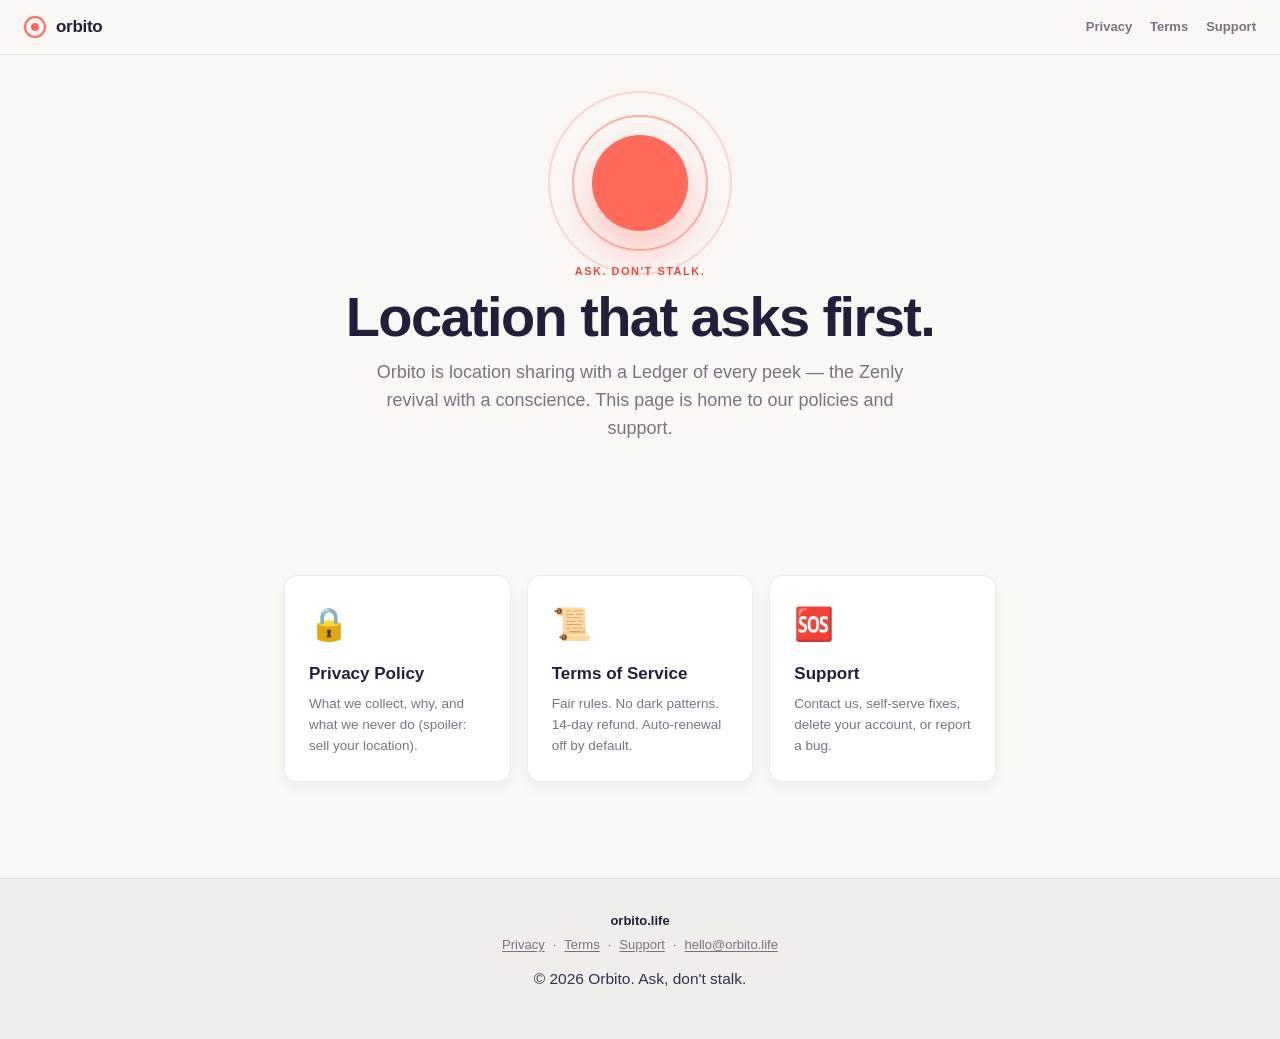
<file: index.html>
<!DOCTYPE html>
<html lang="en">
<head>
<meta charset="UTF-8">
<meta name="viewport" content="width=device-width, initial-scale=1.0">
<title>Orbito — Legal & Support</title>
<meta name="description" content="Orbito's Privacy Policy, Terms of Service, and Support Center. Location sharing that asks first.">
<meta property="og:title" content="Orbito — Legal & Support">
<meta property="og:site_name" content="Orbito">
<meta property="og:url" content="https://orbito.life">
<link rel="stylesheet" href="styles.css">
</head>
<body>
<nav class="nav">
  <a class="brand" href="/"><span class="brand-orb"></span><span class="brand-name">orbito</span></a>
  <div class="nav-links">
    <a href="/privacy">Privacy</a>
    <a href="/terms">Terms</a>
    <a href="/support">Support</a>
  </div>
</nav>

<section class="hero">
  <div class="hero-orb"></div>
  <p class="eyebrow">Ask. Don't stalk.</p>
  <h1>Location that asks first.</h1>
  <p class="hero-sub">Orbito is location sharing with a Ledger of every peek — the Zenly revival with a conscience. This page is home to our policies and support.</p>
</section>

<main>
  <div class="cards">
    <a class="card" href="/privacy">
      <div class="card-emoji">🔒</div>
      <h3>Privacy Policy</h3>
      <p>What we collect, why, and what we never do (spoiler: sell your location).</p>
    </a>
    <a class="card" href="/terms">
      <div class="card-emoji">📜</div>
      <h3>Terms of Service</h3>
      <p>Fair rules. No dark patterns. 14-day refund. Auto-renewal off by default.</p>
    </a>
    <a class="card" href="/support">
      <div class="card-emoji">🆘</div>
      <h3>Support</h3>
      <p>Contact us, self-serve fixes, delete your account, or report a bug.</p>
    </a>
  </div>
</main>

<footer>
  <span class="brand-line">orbito.life</span>
  <a href="/privacy">Privacy</a>·<a href="/terms">Terms</a>·<a href="/support">Support</a>·<a href="mailto:hello@orbito.life">hello@orbito.life</a>
  <p style="margin: 12px 0 0;">© 2026 Orbito. Ask, don't stalk.</p>
</footer>
</body>
</html>
</file>
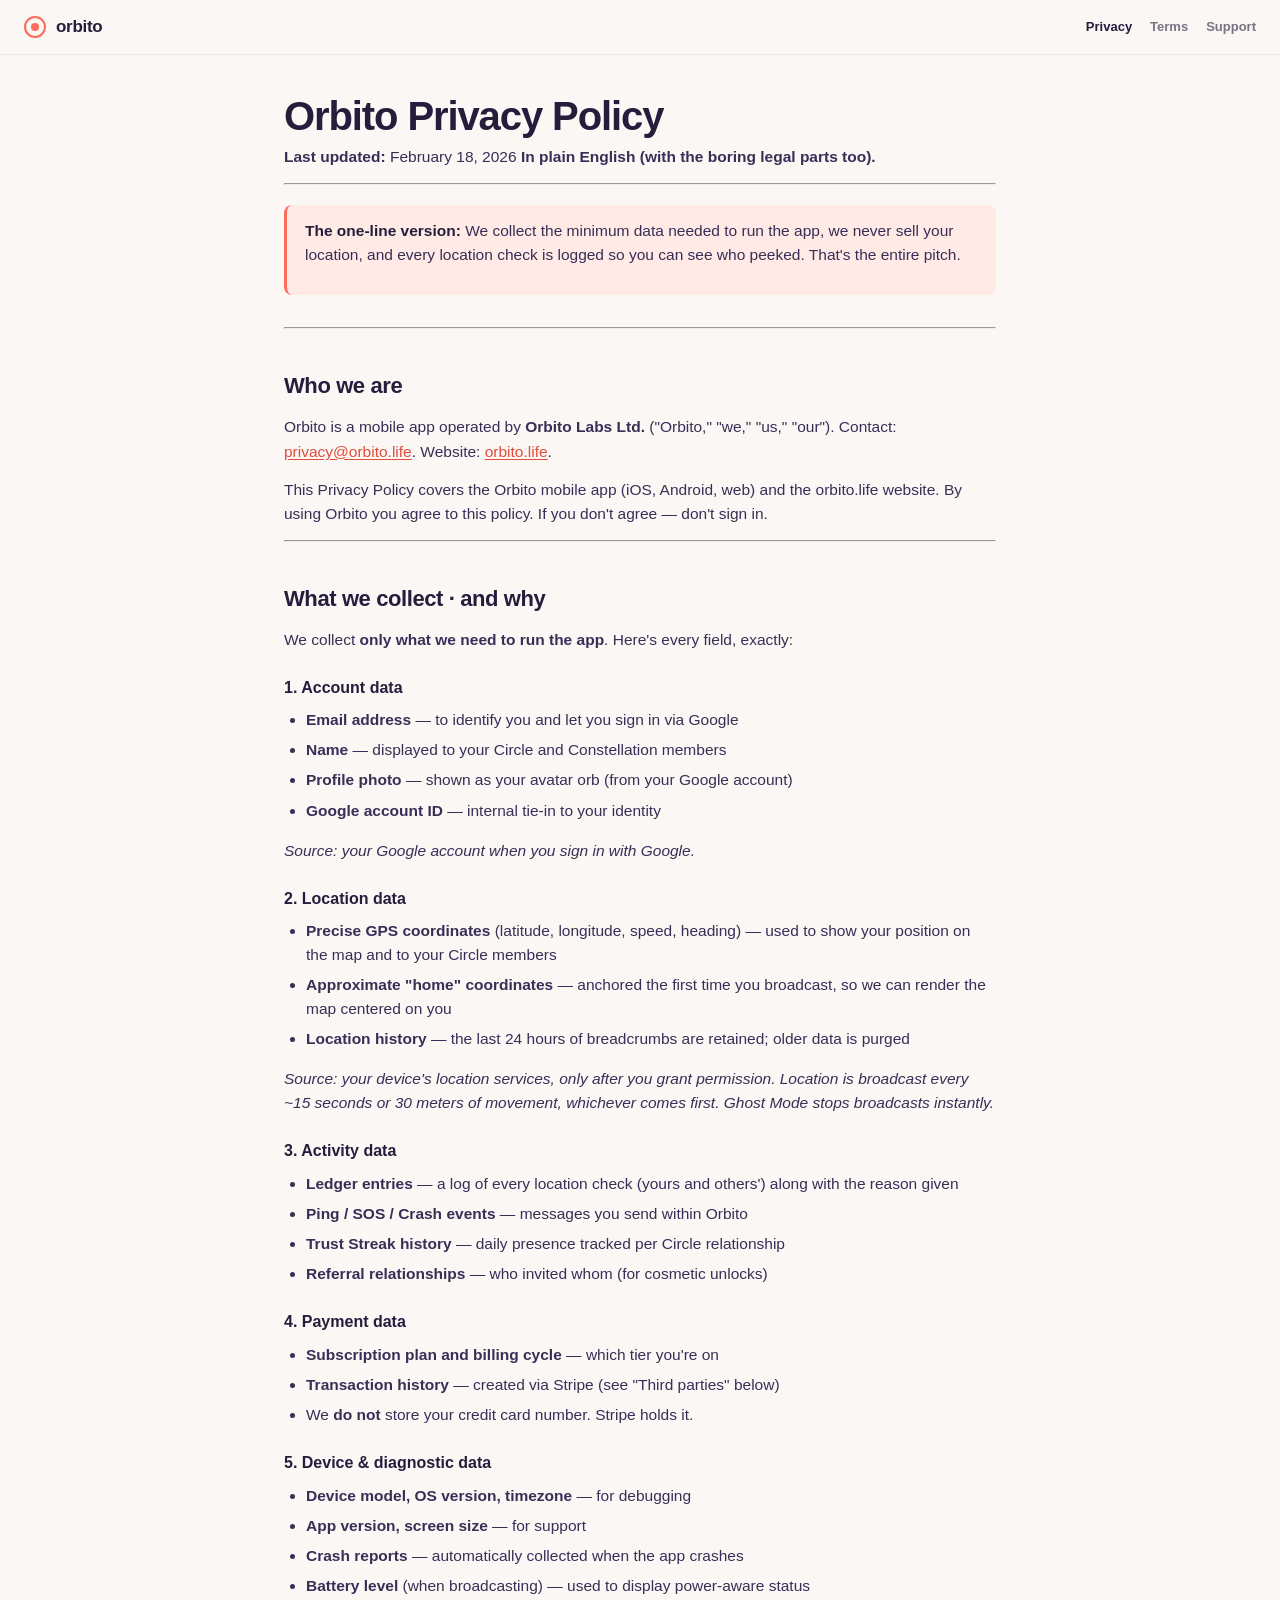
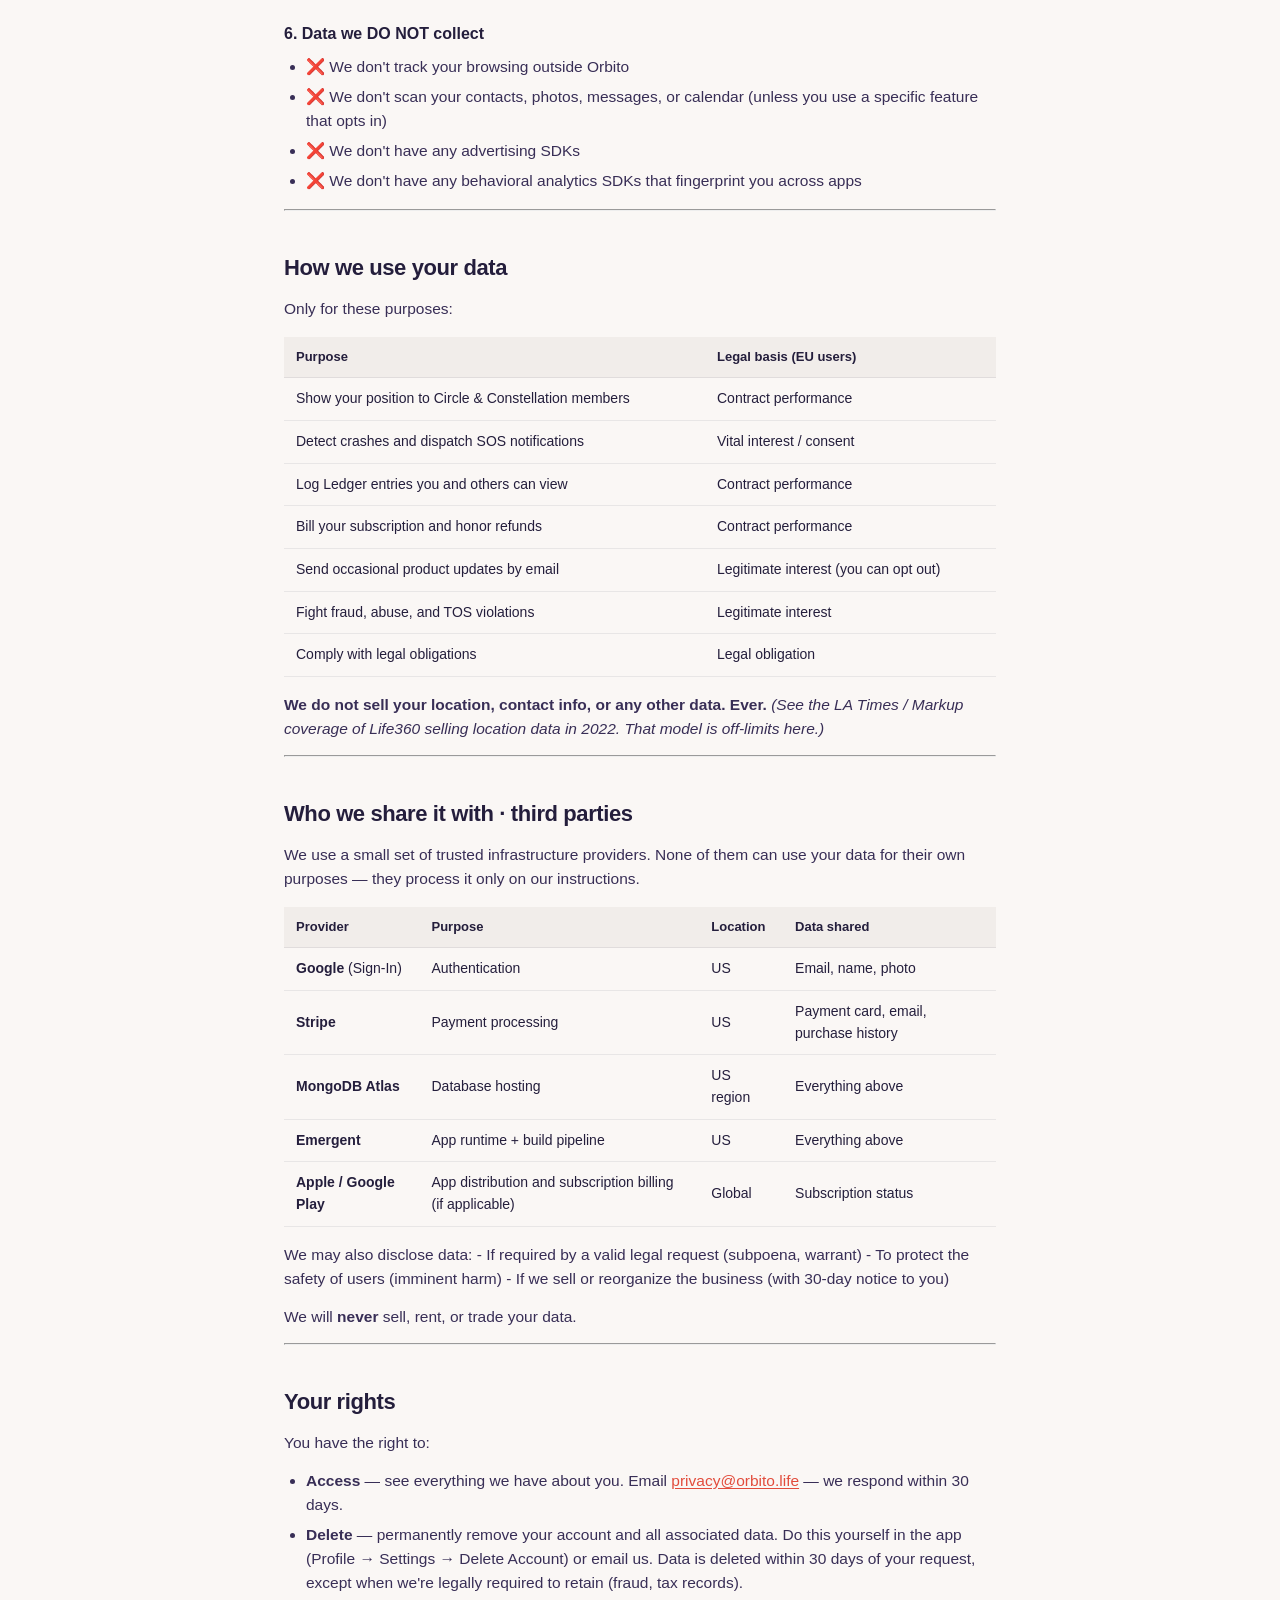
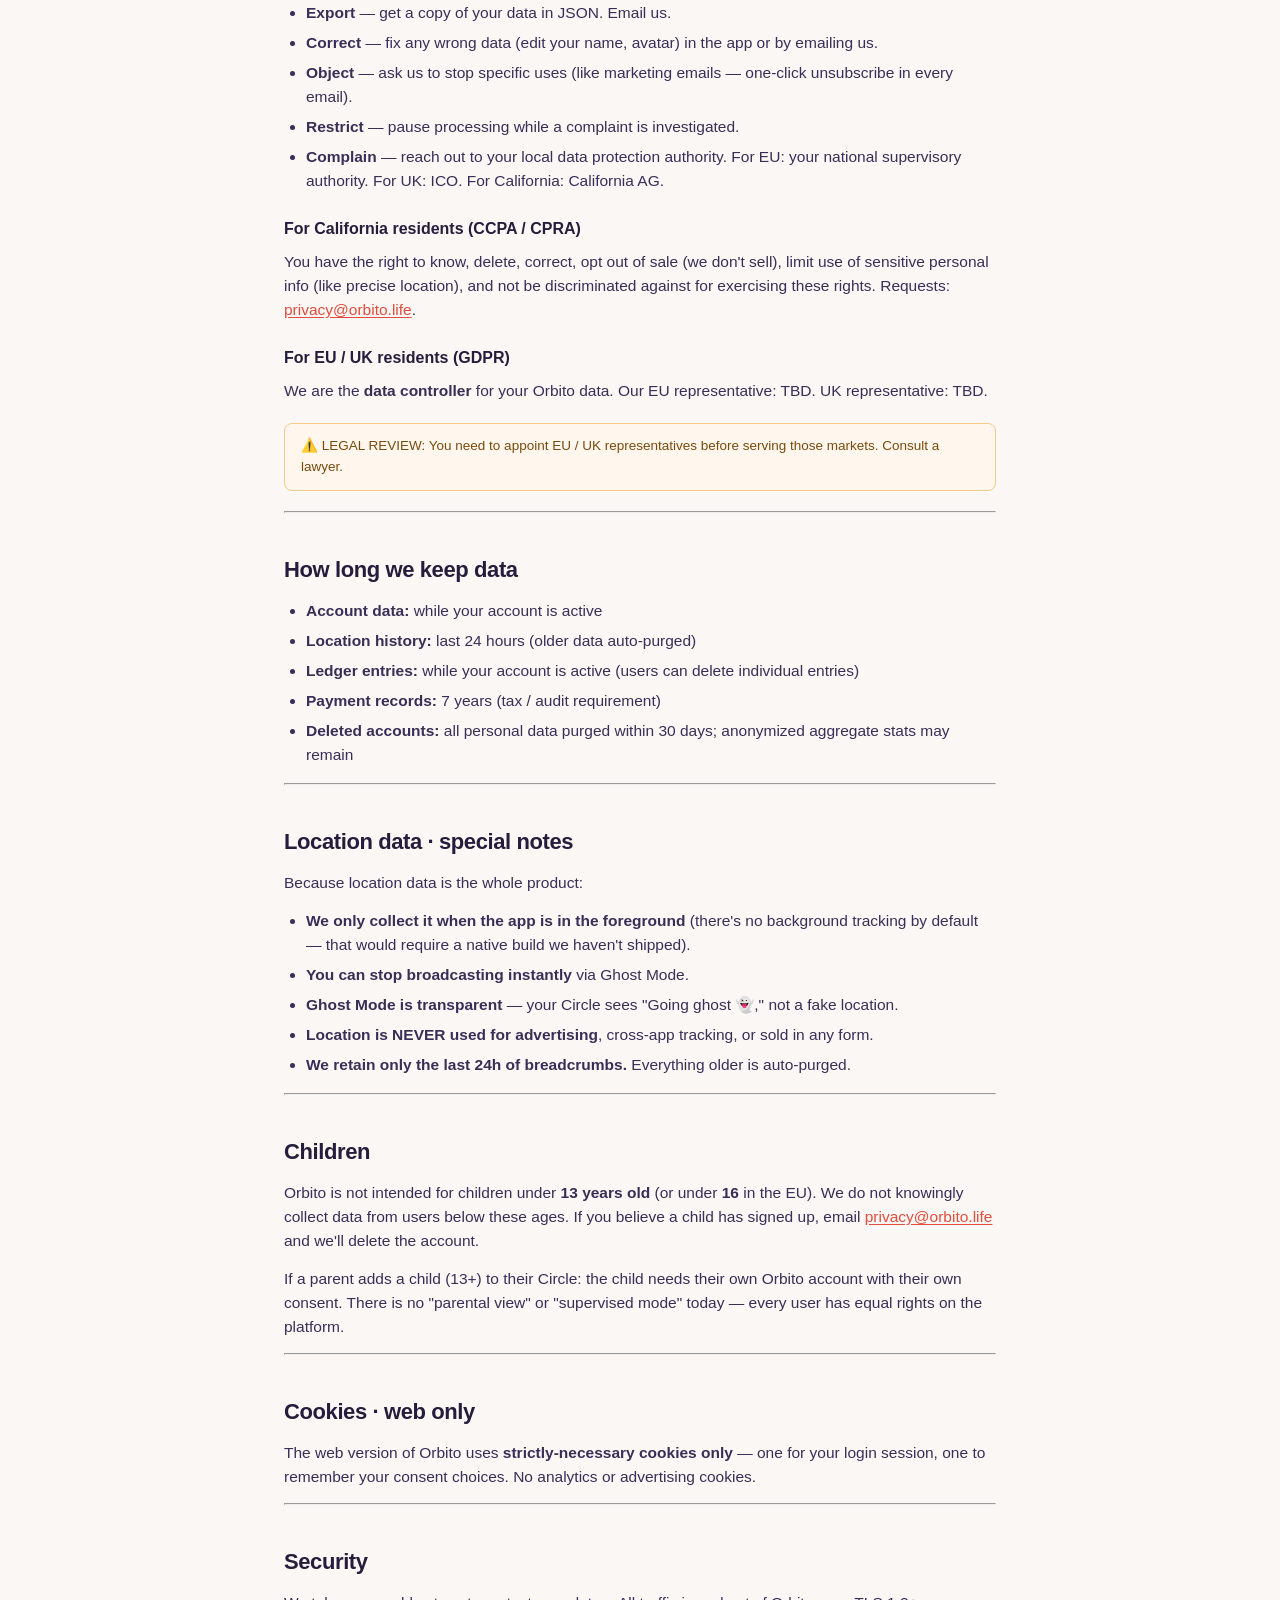
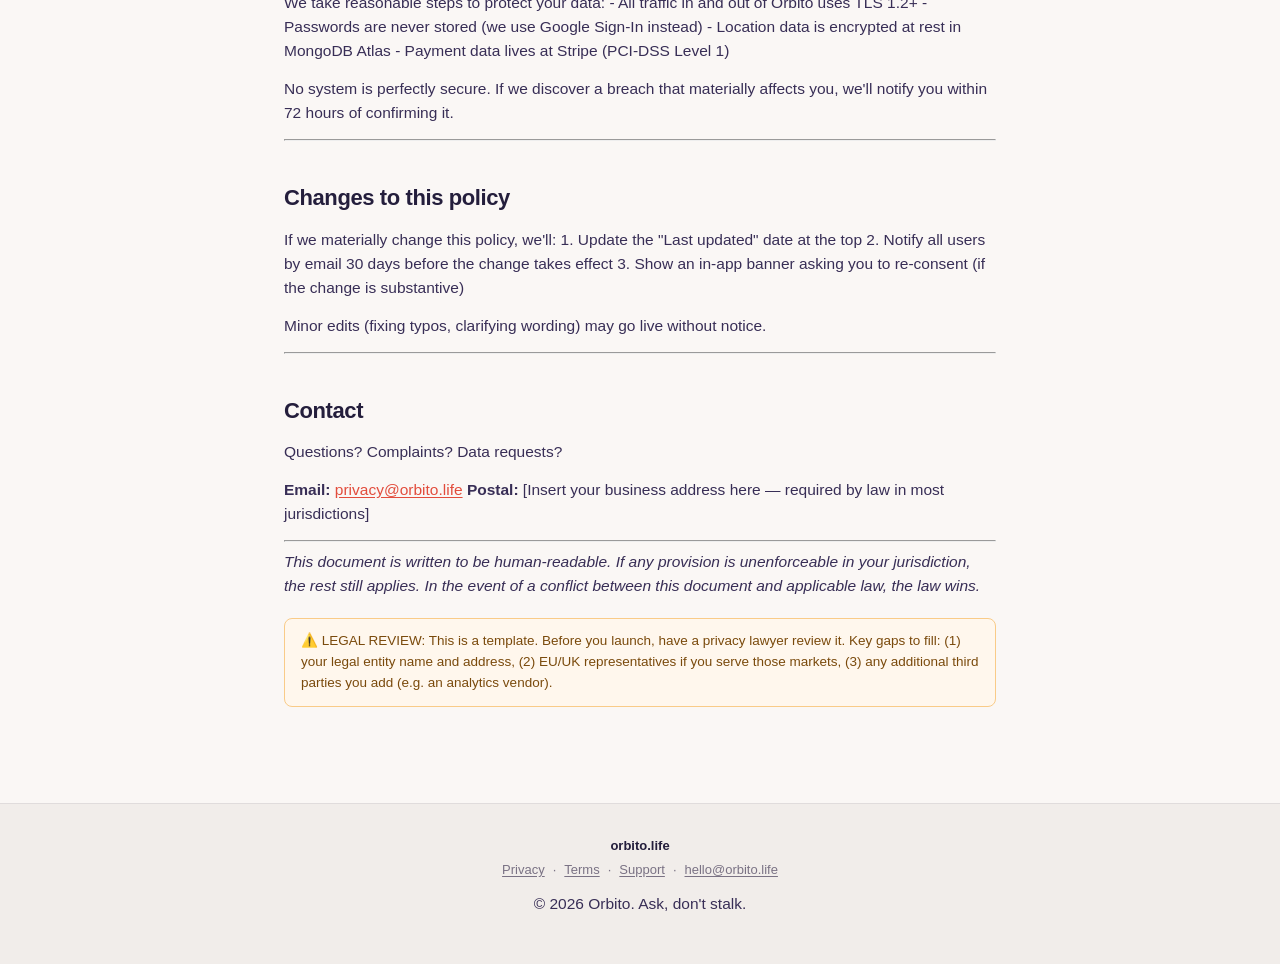
<file: privacy.html>
<!DOCTYPE html>
<html lang="en">
<head>
<meta charset="UTF-8">
<meta name="viewport" content="width=device-width, initial-scale=1.0">
<title>Orbito — Privacy Policy</title>
<meta name="description" content="Orbito's Privacy Policy — the minimum data, never sold, every access logged.">
<meta property="og:title" content="Orbito — Privacy Policy">
<meta property="og:site_name" content="Orbito">
<meta property="og:url" content="https://orbito.life/privacy">
<link rel="stylesheet" href="styles.css">
</head>
<body>
<nav class="nav">
  <a class="brand" href="/"><span class="brand-orb"></span><span class="brand-name">orbito</span></a>
  <div class="nav-links">
    <a href="/privacy" class="active">Privacy</a>
    <a href="/terms" class="">Terms</a>
    <a href="/support" class="">Support</a>
  </div>
</nav>
<main>
<h1>Orbito Privacy Policy</h1>
<p><strong>Last updated:</strong> February 18, 2026
<strong>In plain English (with the boring legal parts too).</strong></p>
<hr />
<div class="tldr"><p><strong>The one-line version:</strong> We collect the minimum data needed to run the app, we never sell your location, and every location check is logged so you can see who peeked. That's the entire pitch.</p></div>
<hr />
<h2>Who we are</h2>
<p>Orbito is a mobile app operated by <strong>Orbito Labs Ltd.</strong> ("Orbito," "we," "us," "our"). Contact: <a href="mailto:privacy@orbito.life">privacy@orbito.life</a>. Website: <a href="https://orbito.life">orbito.life</a>.</p>
<p>This Privacy Policy covers the Orbito mobile app (iOS, Android, web) and the orbito.life website. By using Orbito you agree to this policy. If you don't agree — don't sign in.</p>
<hr />
<h2>What we collect · and why</h2>
<p>We collect <strong>only what we need to run the app</strong>. Here's every field, exactly:</p>
<h3>1. Account data</h3>
<ul>
<li><strong>Email address</strong> — to identify you and let you sign in via Google</li>
<li><strong>Name</strong> — displayed to your Circle and Constellation members</li>
<li><strong>Profile photo</strong> — shown as your avatar orb (from your Google account)</li>
<li><strong>Google account ID</strong> — internal tie-in to your identity</li>
</ul>
<p><em>Source: your Google account when you sign in with Google.</em></p>
<h3>2. Location data</h3>
<ul>
<li><strong>Precise GPS coordinates</strong> (latitude, longitude, speed, heading) — used to show your position on the map and to your Circle members</li>
<li><strong>Approximate "home" coordinates</strong> — anchored the first time you broadcast, so we can render the map centered on you</li>
<li><strong>Location history</strong> — the last 24 hours of breadcrumbs are retained; older data is purged</li>
</ul>
<p><em>Source: your device's location services, only after you grant permission. Location is broadcast every ~15 seconds or 30 meters of movement, whichever comes first. Ghost Mode stops broadcasts instantly.</em></p>
<h3>3. Activity data</h3>
<ul>
<li><strong>Ledger entries</strong> — a log of every location check (yours and others') along with the reason given</li>
<li><strong>Ping / SOS / Crash events</strong> — messages you send within Orbito</li>
<li><strong>Trust Streak history</strong> — daily presence tracked per Circle relationship</li>
<li><strong>Referral relationships</strong> — who invited whom (for cosmetic unlocks)</li>
</ul>
<h3>4. Payment data</h3>
<ul>
<li><strong>Subscription plan and billing cycle</strong> — which tier you're on</li>
<li><strong>Transaction history</strong> — created via Stripe (see "Third parties" below)</li>
<li>We <strong>do not</strong> store your credit card number. Stripe holds it.</li>
</ul>
<h3>5. Device &amp; diagnostic data</h3>
<ul>
<li><strong>Device model, OS version, timezone</strong> — for debugging</li>
<li><strong>App version, screen size</strong> — for support</li>
<li><strong>Crash reports</strong> — automatically collected when the app crashes</li>
<li><strong>Battery level</strong> (when broadcasting) — used to display power-aware status</li>
</ul>
<h3>6. Data we DO NOT collect</h3>
<ul>
<li>❌ We don't track your browsing outside Orbito</li>
<li>❌ We don't scan your contacts, photos, messages, or calendar (unless you use a specific feature that opts in)</li>
<li>❌ We don't have any advertising SDKs</li>
<li>❌ We don't have any behavioral analytics SDKs that fingerprint you across apps</li>
</ul>
<hr />
<h2>How we use your data</h2>
<p>Only for these purposes:</p>
<table>
<thead>
<tr>
<th>Purpose</th>
<th>Legal basis (EU users)</th>
</tr>
</thead>
<tbody>
<tr>
<td>Show your position to Circle &amp; Constellation members</td>
<td>Contract performance</td>
</tr>
<tr>
<td>Detect crashes and dispatch SOS notifications</td>
<td>Vital interest / consent</td>
</tr>
<tr>
<td>Log Ledger entries you and others can view</td>
<td>Contract performance</td>
</tr>
<tr>
<td>Bill your subscription and honor refunds</td>
<td>Contract performance</td>
</tr>
<tr>
<td>Send occasional product updates by email</td>
<td>Legitimate interest (you can opt out)</td>
</tr>
<tr>
<td>Fight fraud, abuse, and TOS violations</td>
<td>Legitimate interest</td>
</tr>
<tr>
<td>Comply with legal obligations</td>
<td>Legal obligation</td>
</tr>
</tbody>
</table>
<p><strong>We do not sell your location, contact info, or any other data. Ever.</strong> <em>(See the LA Times / Markup coverage of Life360 selling location data in 2022. That model is off-limits here.)</em></p>
<hr />
<h2>Who we share it with · third parties</h2>
<p>We use a small set of trusted infrastructure providers. None of them can use your data for their own purposes — they process it only on our instructions.</p>
<table>
<thead>
<tr>
<th>Provider</th>
<th>Purpose</th>
<th>Location</th>
<th>Data shared</th>
</tr>
</thead>
<tbody>
<tr>
<td><strong>Google</strong> (Sign-In)</td>
<td>Authentication</td>
<td>US</td>
<td>Email, name, photo</td>
</tr>
<tr>
<td><strong>Stripe</strong></td>
<td>Payment processing</td>
<td>US</td>
<td>Payment card, email, purchase history</td>
</tr>
<tr>
<td><strong>MongoDB Atlas</strong></td>
<td>Database hosting</td>
<td>US region</td>
<td>Everything above</td>
</tr>
<tr>
<td><strong>Emergent</strong></td>
<td>App runtime + build pipeline</td>
<td>US</td>
<td>Everything above</td>
</tr>
<tr>
<td><strong>Apple / Google Play</strong></td>
<td>App distribution and subscription billing (if applicable)</td>
<td>Global</td>
<td>Subscription status</td>
</tr>
</tbody>
</table>
<p>We may also disclose data:
- If required by a valid legal request (subpoena, warrant)
- To protect the safety of users (imminent harm)
- If we sell or reorganize the business (with 30-day notice to you)</p>
<p>We will <strong>never</strong> sell, rent, or trade your data.</p>
<hr />
<h2>Your rights</h2>
<p>You have the right to:</p>
<ul>
<li><strong>Access</strong> — see everything we have about you. Email <a href="mailto:privacy@orbito.life">privacy@orbito.life</a> — we respond within 30 days.</li>
<li><strong>Delete</strong> — permanently remove your account and all associated data. Do this yourself in the app (Profile → Settings → Delete Account) or email us. Data is deleted within 30 days of your request, except when we're legally required to retain (fraud, tax records).</li>
<li><strong>Export</strong> — get a copy of your data in JSON. Email us.</li>
<li><strong>Correct</strong> — fix any wrong data (edit your name, avatar) in the app or by emailing us.</li>
<li><strong>Object</strong> — ask us to stop specific uses (like marketing emails — one-click unsubscribe in every email).</li>
<li><strong>Restrict</strong> — pause processing while a complaint is investigated.</li>
<li><strong>Complain</strong> — reach out to your local data protection authority. For EU: your national supervisory authority. For UK: ICO. For California: California AG.</li>
</ul>
<h3>For California residents (CCPA / CPRA)</h3>
<p>You have the right to know, delete, correct, opt out of sale (we don't sell), limit use of sensitive personal info (like precise location), and not be discriminated against for exercising these rights. Requests: <a href="mailto:privacy@orbito.life">privacy@orbito.life</a>.</p>
<h3>For EU / UK residents (GDPR)</h3>
<p>We are the <strong>data controller</strong> for your Orbito data. Our EU representative: TBD. UK representative: TBD.</p>
<div class="warn">⚠️ LEGAL REVIEW: You need to appoint EU / UK representatives before serving those markets. Consult a lawyer.</div>
<hr />
<h2>How long we keep data</h2>
<ul>
<li><strong>Account data:</strong> while your account is active</li>
<li><strong>Location history:</strong> last 24 hours (older data auto-purged)</li>
<li><strong>Ledger entries:</strong> while your account is active (users can delete individual entries)</li>
<li><strong>Payment records:</strong> 7 years (tax / audit requirement)</li>
<li><strong>Deleted accounts:</strong> all personal data purged within 30 days; anonymized aggregate stats may remain</li>
</ul>
<hr />
<h2>Location data · special notes</h2>
<p>Because location data is the whole product:</p>
<ul>
<li><strong>We only collect it when the app is in the foreground</strong> (there's no background tracking by default — that would require a native build we haven't shipped).</li>
<li><strong>You can stop broadcasting instantly</strong> via Ghost Mode.</li>
<li><strong>Ghost Mode is transparent</strong> — your Circle sees "Going ghost 👻," not a fake location.</li>
<li><strong>Location is NEVER used for advertising</strong>, cross-app tracking, or sold in any form.</li>
<li><strong>We retain only the last 24h of breadcrumbs.</strong> Everything older is auto-purged.</li>
</ul>
<hr />
<h2>Children</h2>
<p>Orbito is not intended for children under <strong>13 years old</strong> (or under <strong>16</strong> in the EU). We do not knowingly collect data from users below these ages. If you believe a child has signed up, email <a href="mailto:privacy@orbito.life">privacy@orbito.life</a> and we'll delete the account.</p>
<p>If a parent adds a child (13+) to their Circle: the child needs their own Orbito account with their own consent. There is no "parental view" or "supervised mode" today — every user has equal rights on the platform.</p>
<hr />
<h2>Cookies · web only</h2>
<p>The web version of Orbito uses <strong>strictly-necessary cookies only</strong> — one for your login session, one to remember your consent choices. No analytics or advertising cookies.</p>
<hr />
<h2>Security</h2>
<p>We take reasonable steps to protect your data:
- All traffic in and out of Orbito uses TLS 1.2+
- Passwords are never stored (we use Google Sign-In instead)
- Location data is encrypted at rest in MongoDB Atlas
- Payment data lives at Stripe (PCI-DSS Level 1)</p>
<p>No system is perfectly secure. If we discover a breach that materially affects you, we'll notify you within 72 hours of confirming it.</p>
<hr />
<h2>Changes to this policy</h2>
<p>If we materially change this policy, we'll:
1. Update the "Last updated" date at the top
2. Notify all users by email 30 days before the change takes effect
3. Show an in-app banner asking you to re-consent (if the change is substantive)</p>
<p>Minor edits (fixing typos, clarifying wording) may go live without notice.</p>
<hr />
<h2>Contact</h2>
<p>Questions? Complaints? Data requests?</p>
<p><strong>Email:</strong> <a href="mailto:privacy@orbito.life">privacy@orbito.life</a>
<strong>Postal:</strong> [Insert your business address here — required by law in most jurisdictions]</p>
<hr />
<p><em>This document is written to be human-readable. If any provision is unenforceable in your jurisdiction, the rest still applies. In the event of a conflict between this document and applicable law, the law wins.</em></p>
<div class="warn">⚠️ LEGAL REVIEW: This is a template. Before you launch, have a privacy lawyer review it. Key gaps to fill: (1) your legal entity name and address, (2) EU/UK representatives if you serve those markets, (3) any additional third parties you add (e.g. an analytics vendor).</div>
</main>
<footer>
  <span class="brand-line">orbito.life</span>
  <a href="/privacy">Privacy</a>·<a href="/terms">Terms</a>·<a href="/support">Support</a>·<a href="mailto:hello@orbito.life">hello@orbito.life</a>
  <p style="margin: 12px 0 0;">© 2026 Orbito. Ask, don't stalk.</p>
</footer>
</body>
</html>
</file>
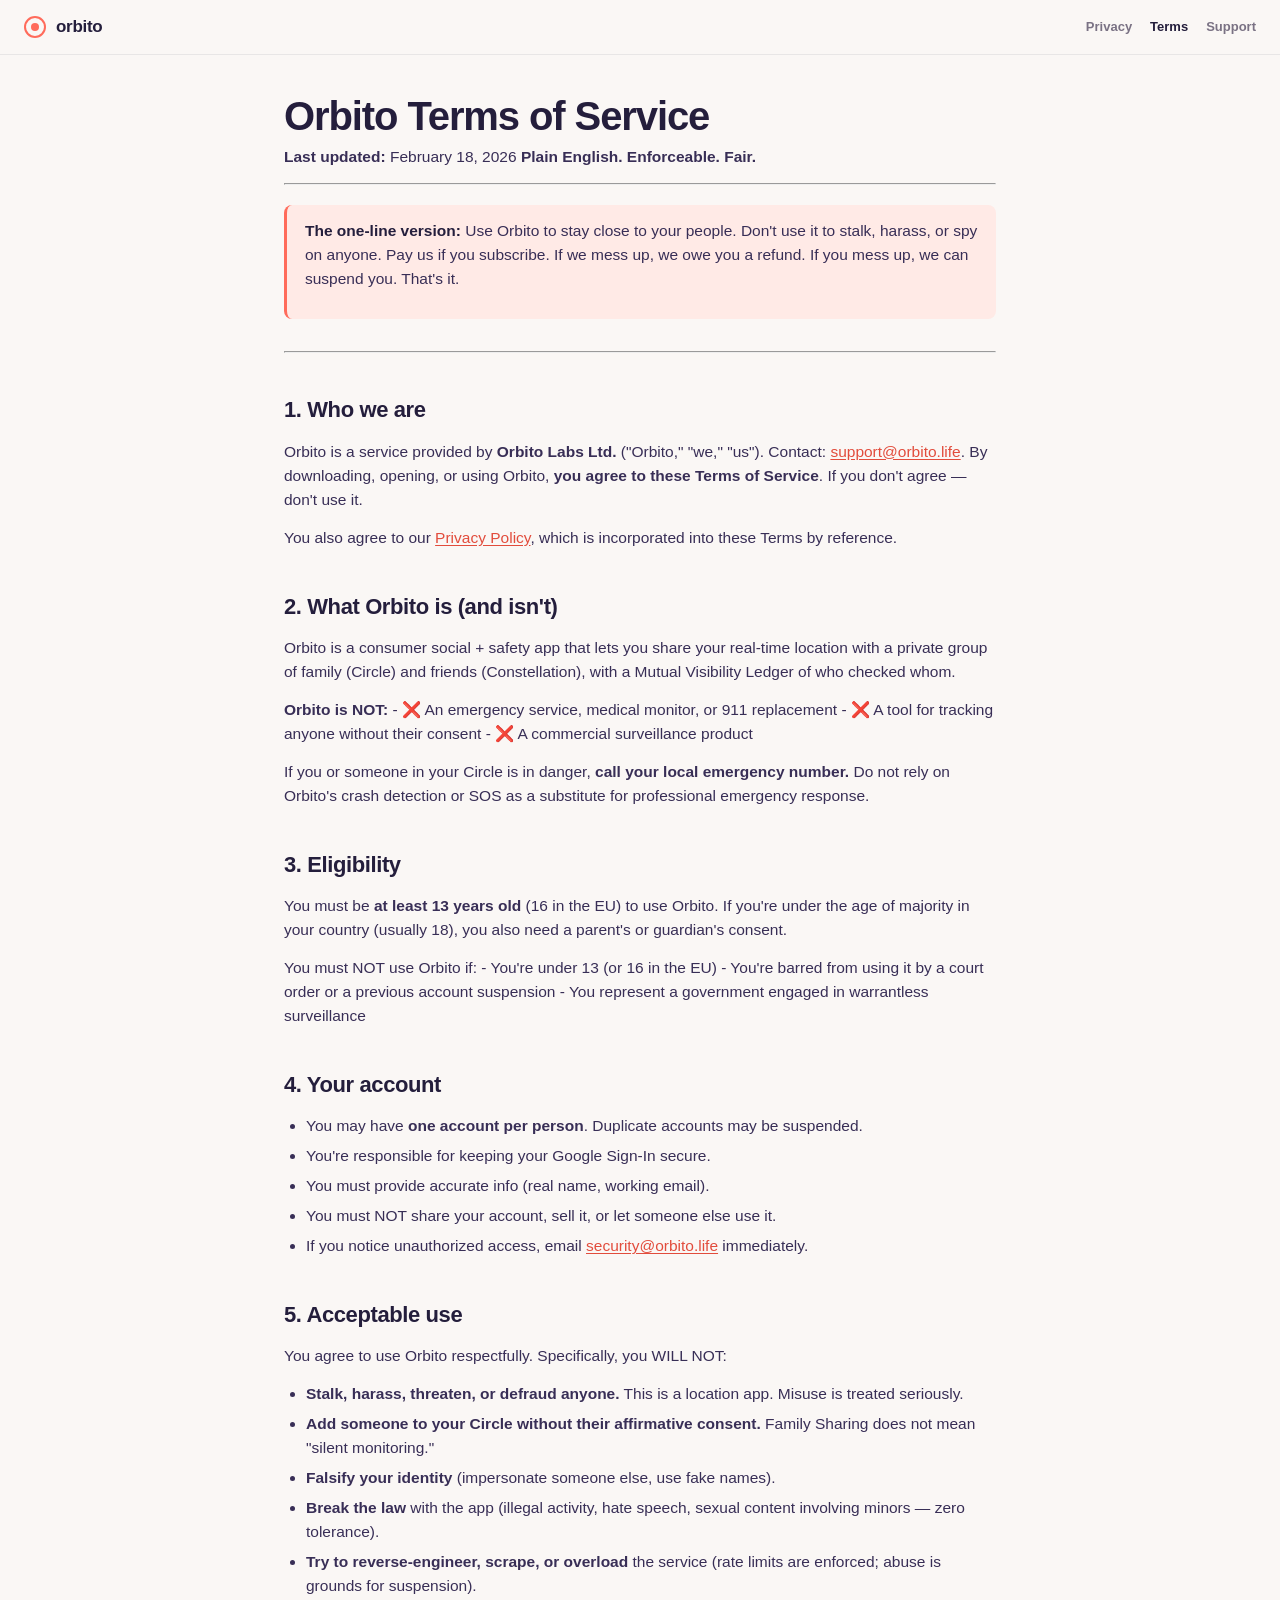
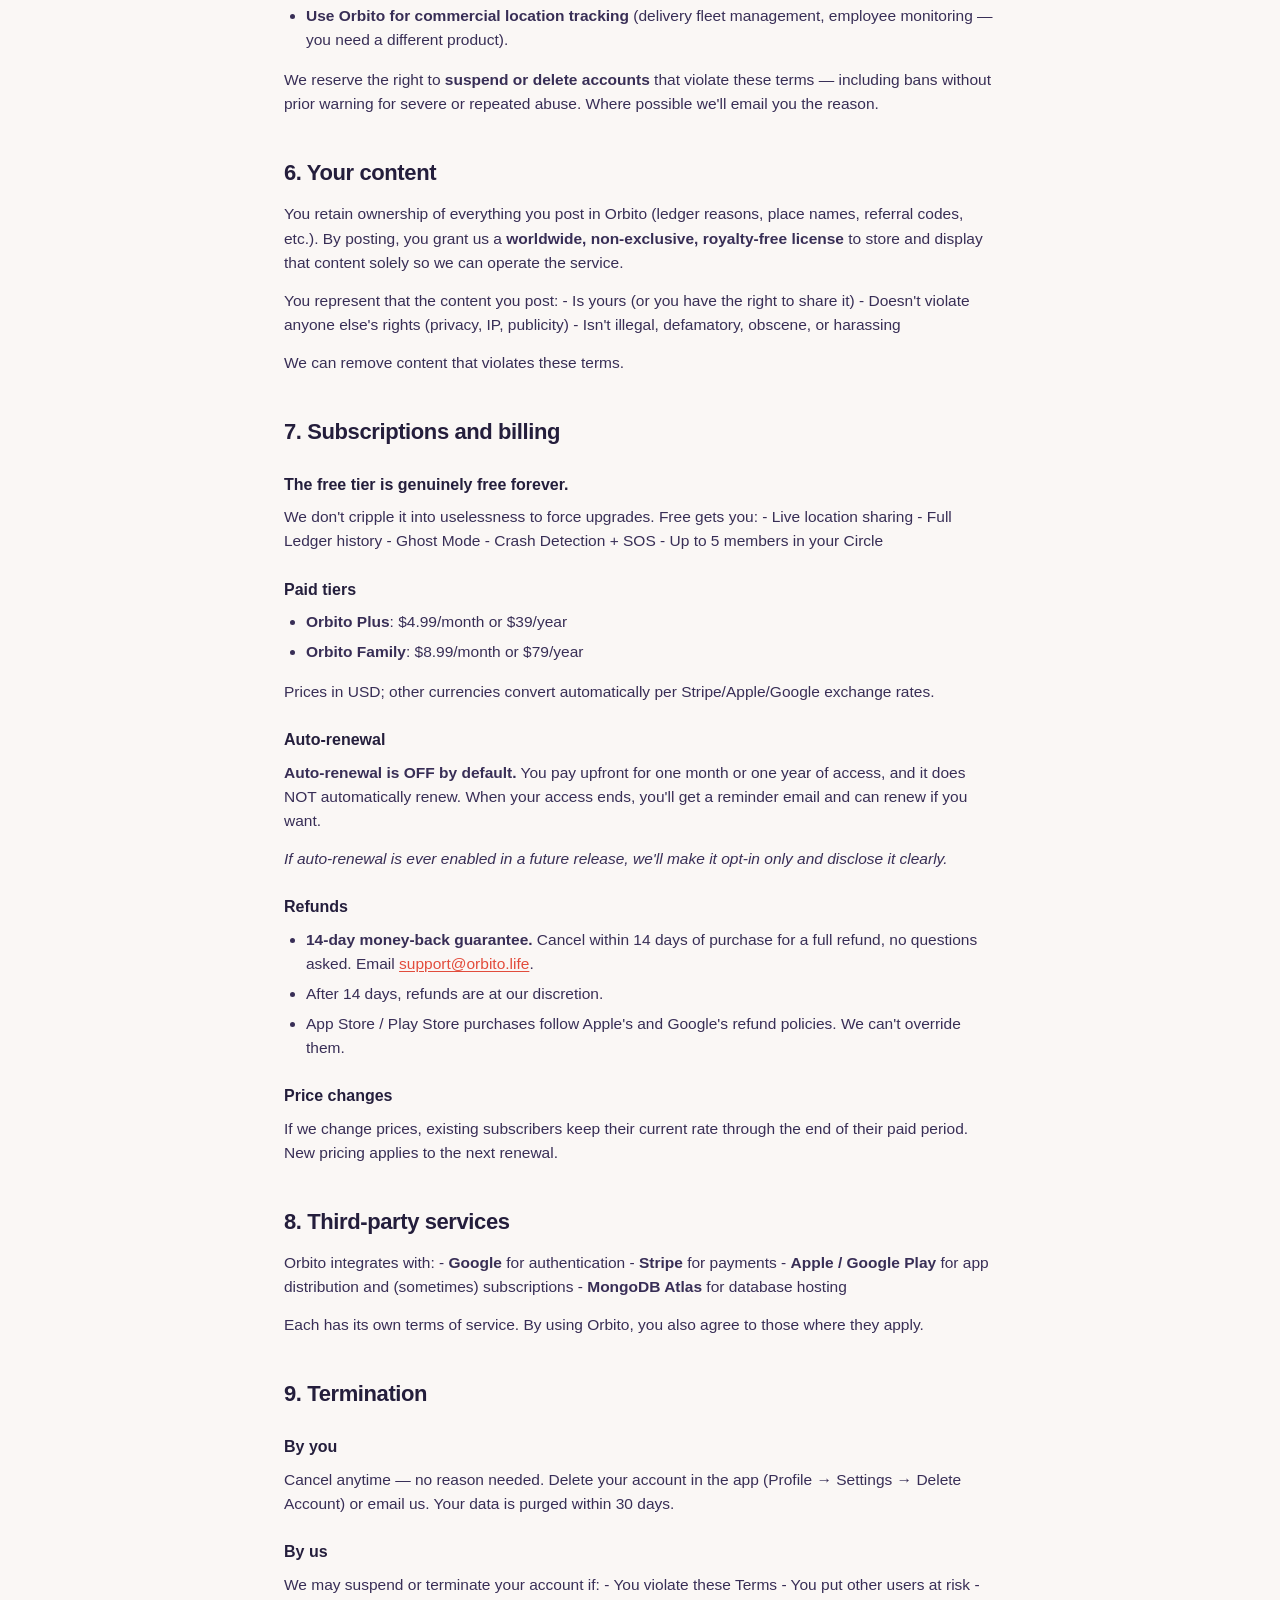
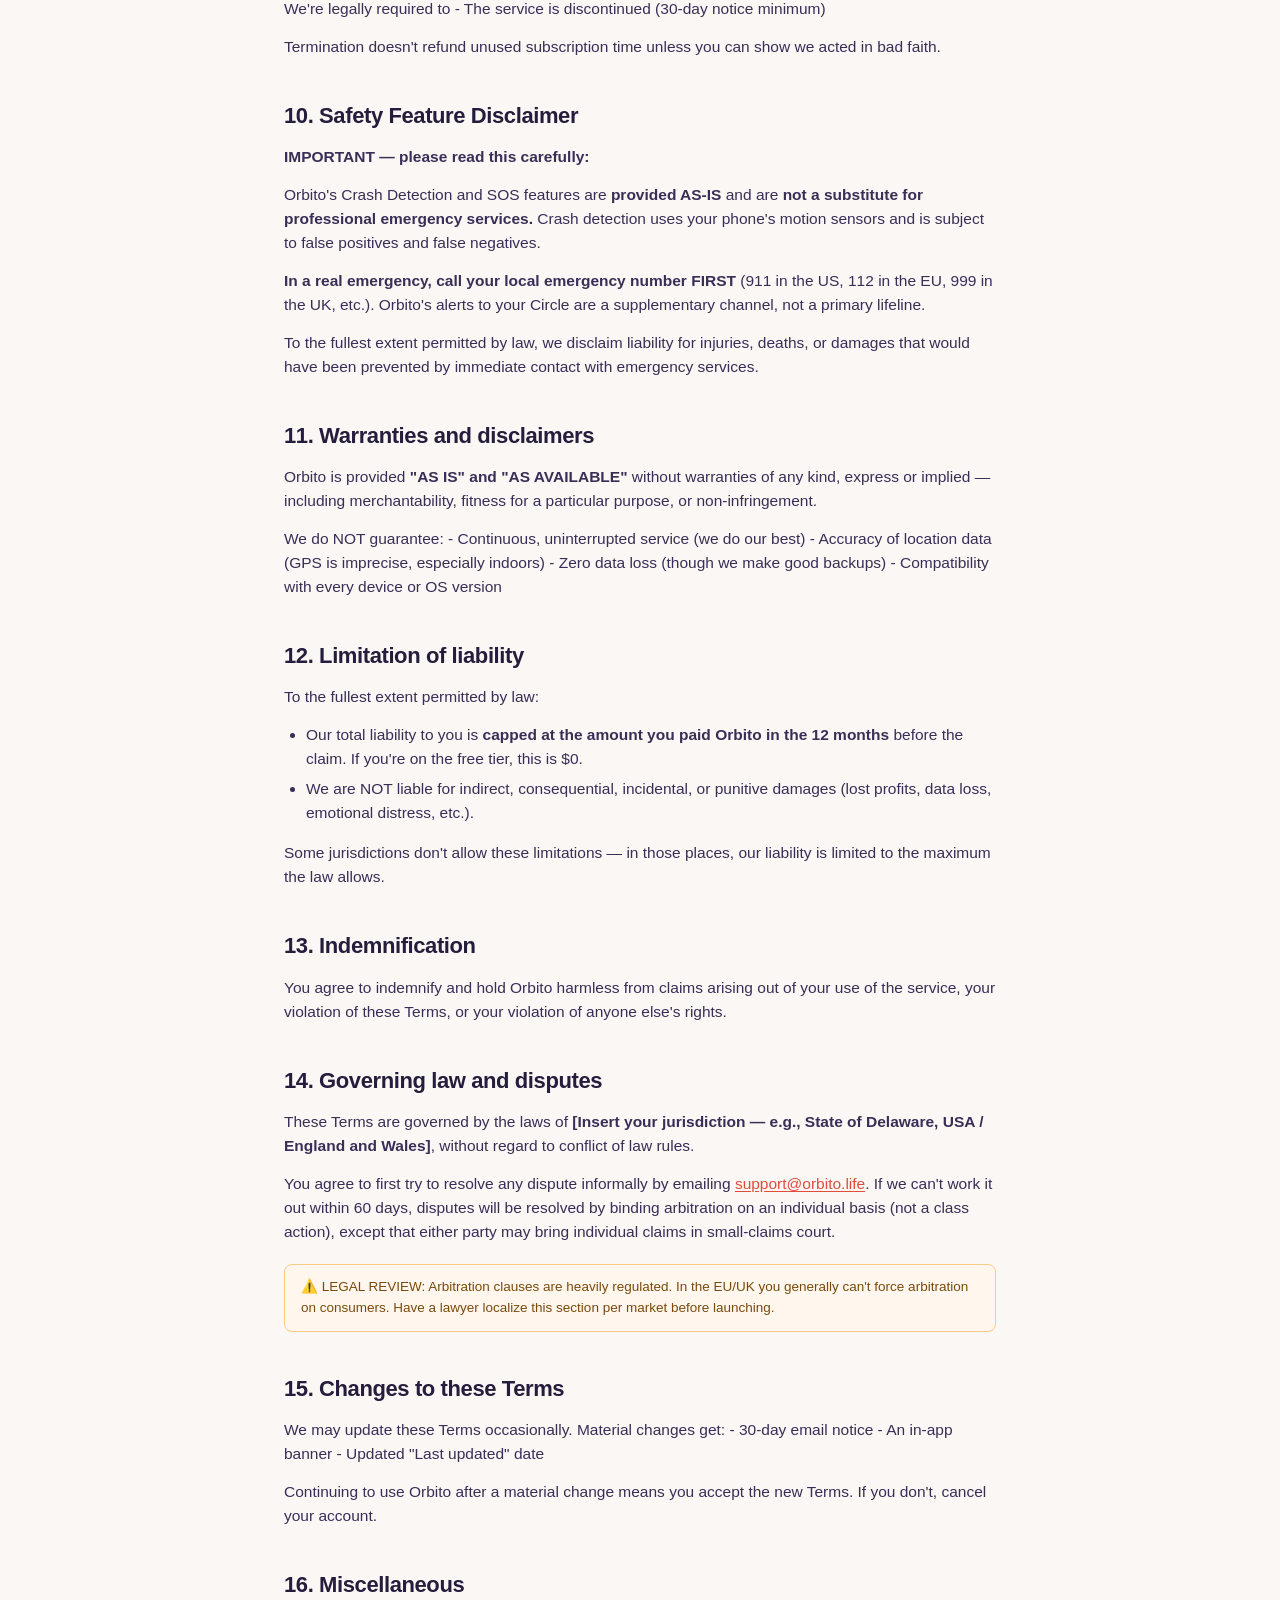
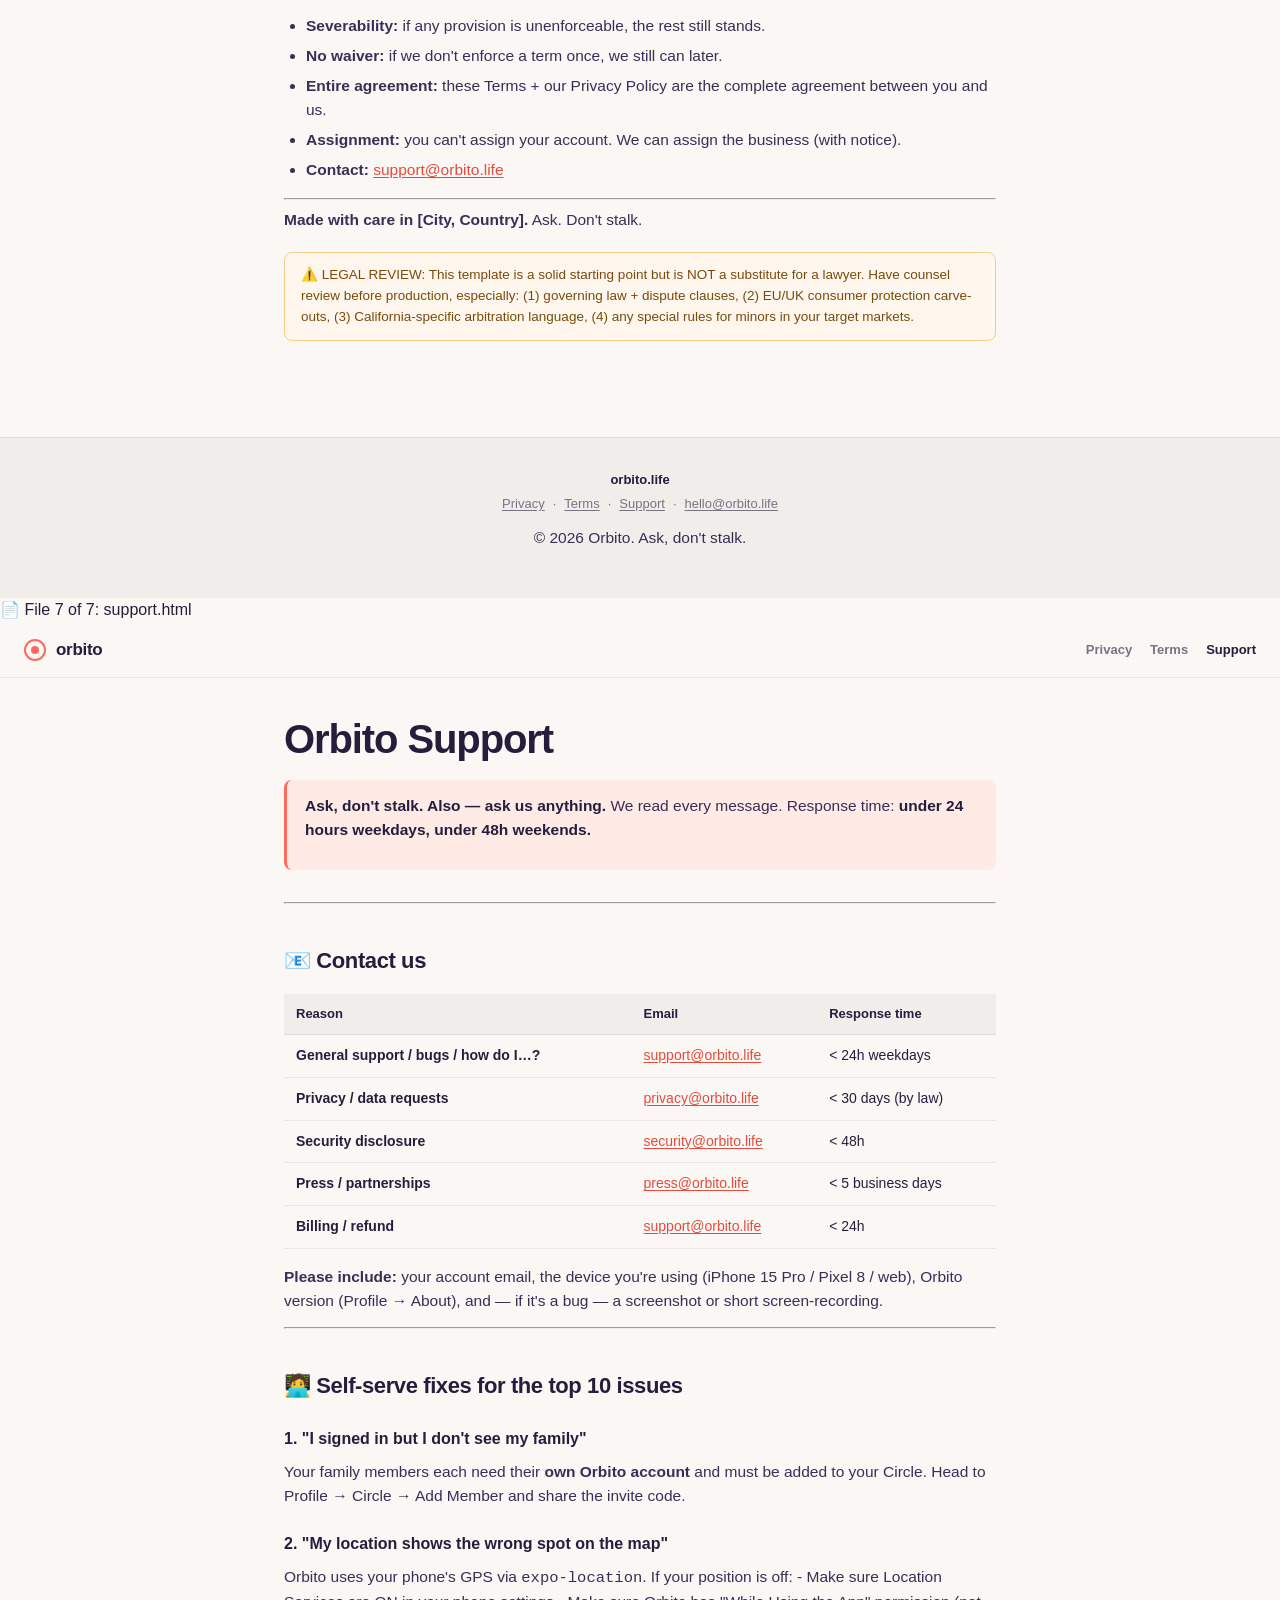
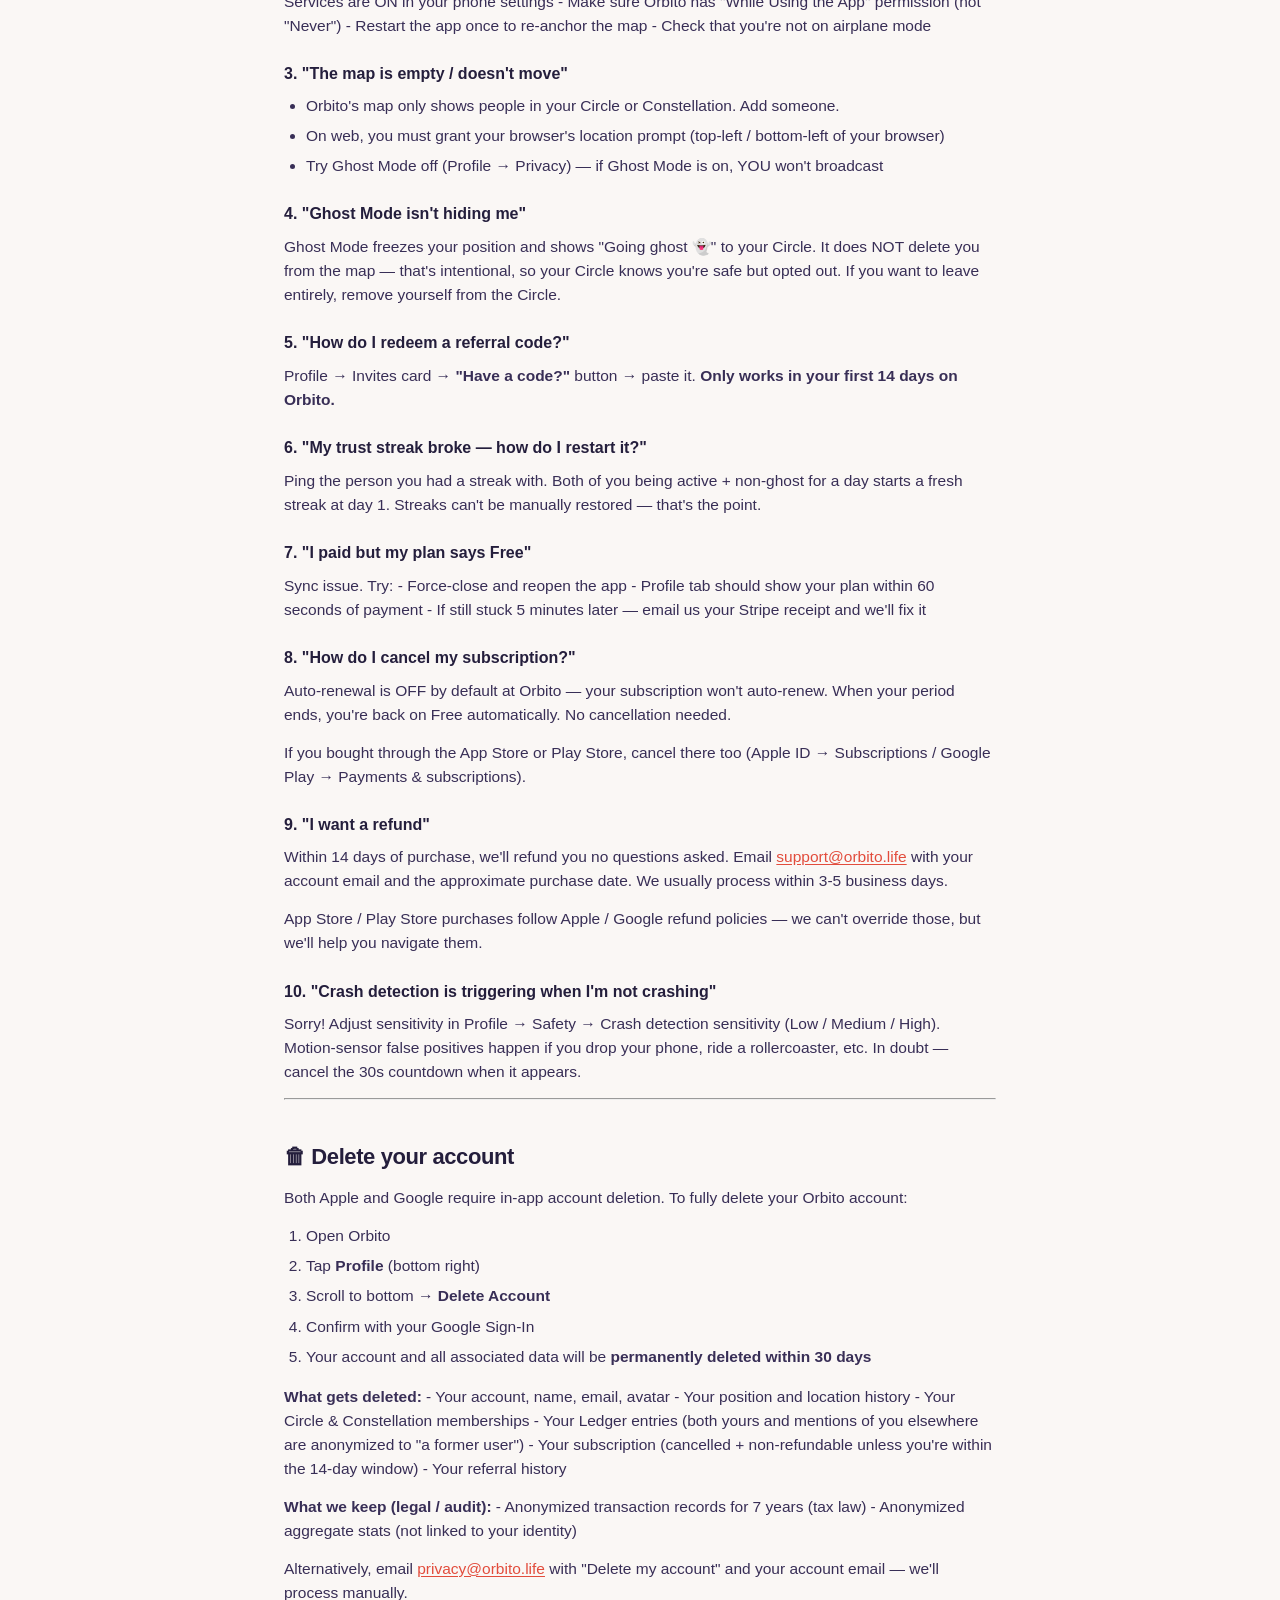
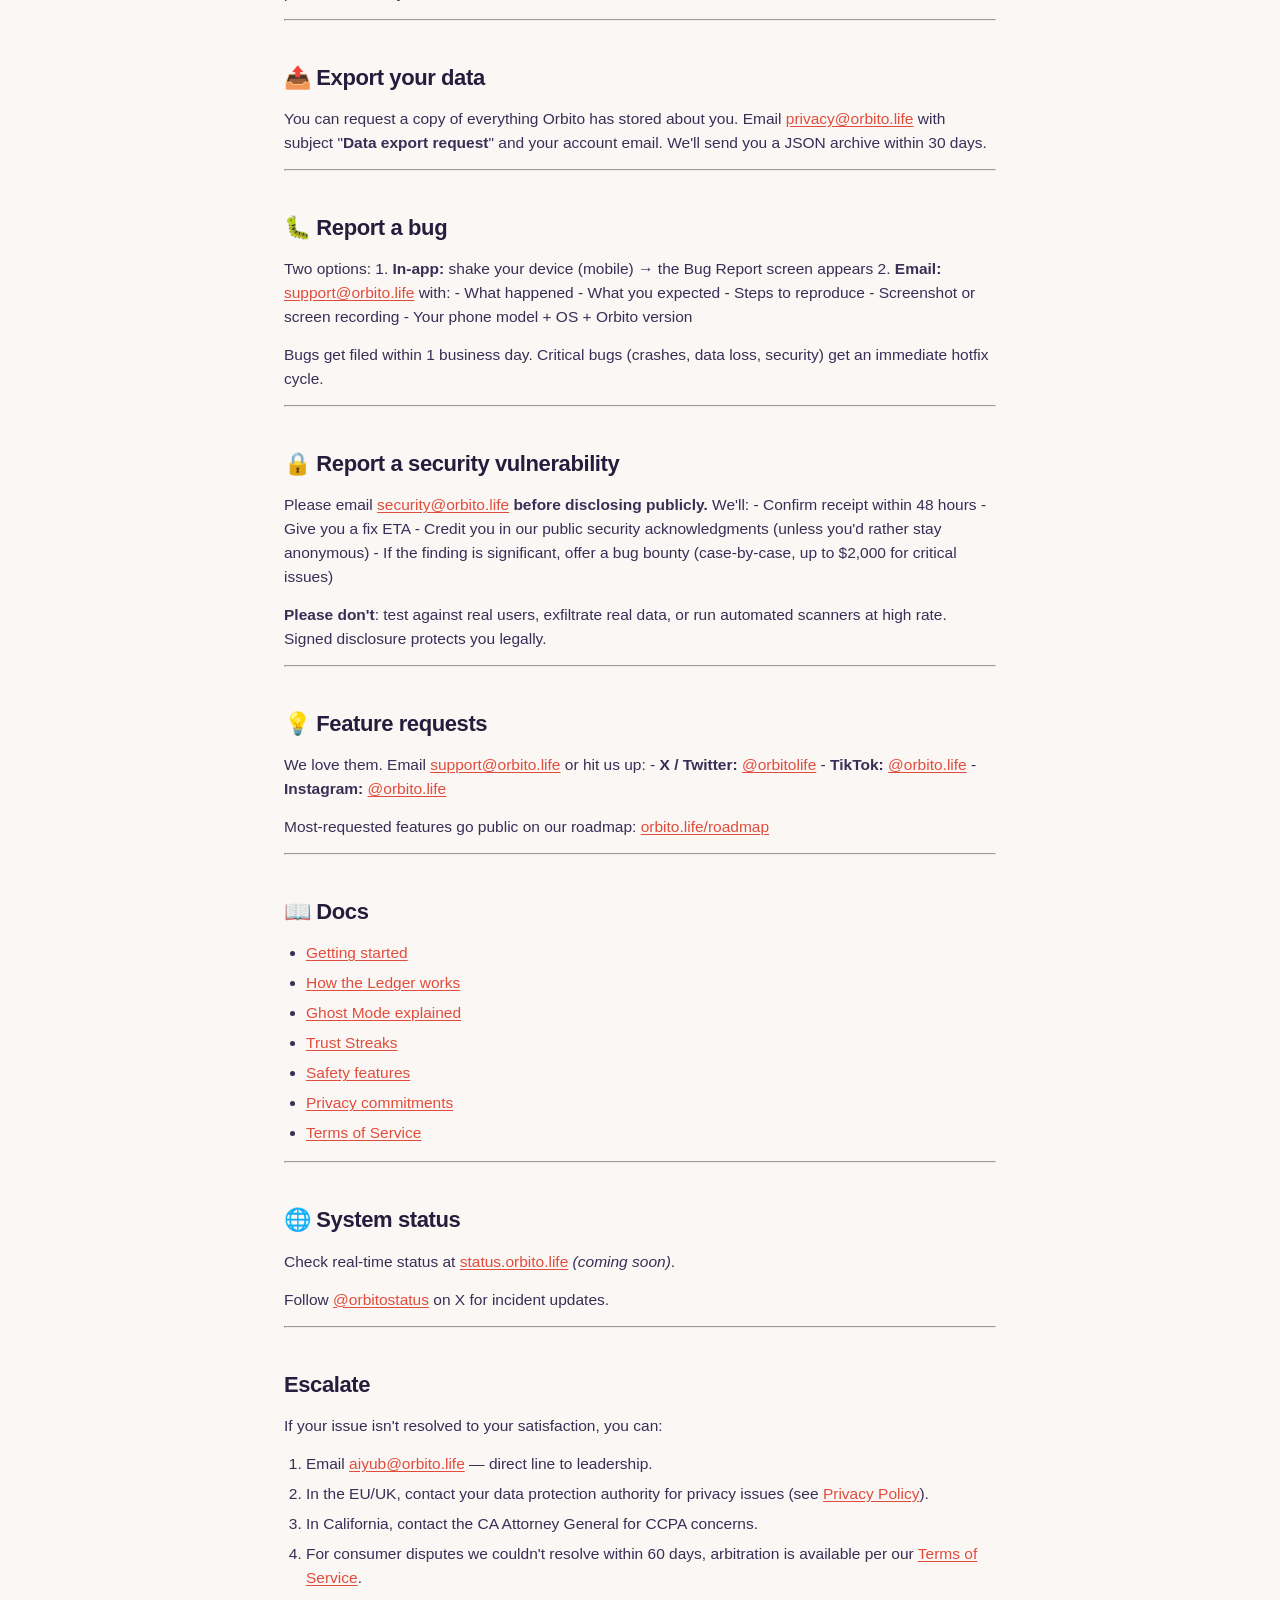
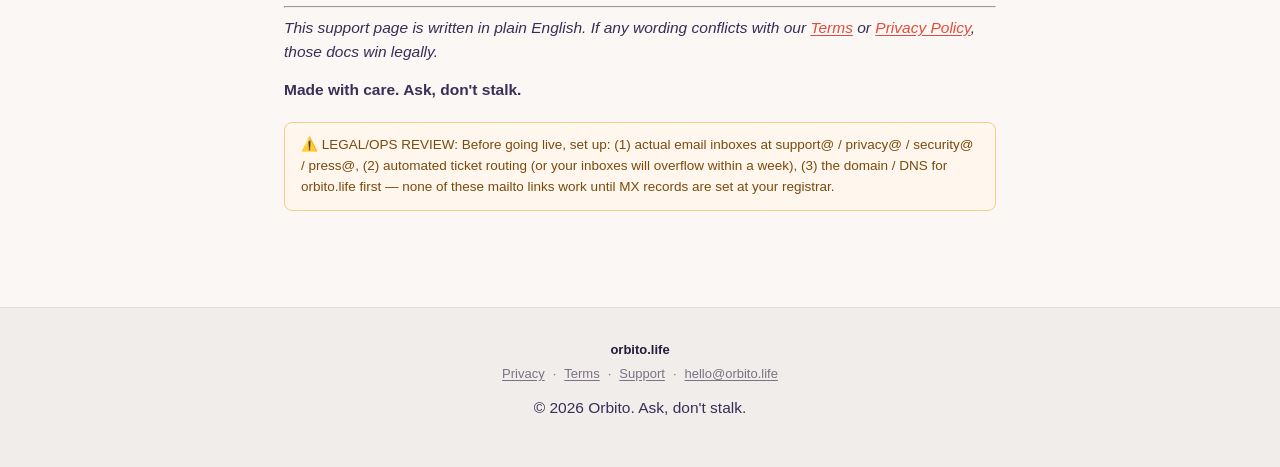
<file: support.html>
<!DOCTYPE html>
<html lang="en">
<head>
<meta charset="UTF-8">
<meta name="viewport" content="width=device-width, initial-scale=1.0">
<title>Orbito — Terms of Service</title>
<meta name="description" content="Orbito's Terms of Service — fair rules, 14-day refund, no dark patterns.">
<meta property="og:title" content="Orbito — Terms of Service">
<meta property="og:site_name" content="Orbito">
<meta property="og:url" content="https://orbito.life/terms">
<link rel="stylesheet" href="styles.css">
</head>
<body>
<nav class="nav">
  <a class="brand" href="/"><span class="brand-orb"></span><span class="brand-name">orbito</span></a>
  <div class="nav-links">
    <a href="/privacy" class="">Privacy</a>
    <a href="/terms" class="active">Terms</a>
    <a href="/support" class="">Support</a>
  </div>
</nav>
<main>
<h1>Orbito Terms of Service</h1>
<p><strong>Last updated:</strong> February 18, 2026
<strong>Plain English. Enforceable. Fair.</strong></p>
<hr />
<div class="tldr"><p><strong>The one-line version:</strong> Use Orbito to stay close to your people. Don't use it to stalk, harass, or spy on anyone. Pay us if you subscribe. If we mess up, we owe you a refund. If you mess up, we can suspend you. That's it.</p></div>
<hr />
<h2>1. Who we are</h2>
<p>Orbito is a service provided by <strong>Orbito Labs Ltd.</strong> ("Orbito," "we," "us"). Contact: <a href="mailto:support@orbito.life">support@orbito.life</a>. By downloading, opening, or using Orbito, <strong>you agree to these Terms of Service</strong>. If you don't agree — don't use it.</p>
<p>You also agree to our <a href="https://orbito.life/privacy">Privacy Policy</a>, which is incorporated into these Terms by reference.</p>
<h2>2. What Orbito is (and isn't)</h2>
<p>Orbito is a consumer social + safety app that lets you share your real-time location with a private group of family (Circle) and friends (Constellation), with a Mutual Visibility Ledger of who checked whom.</p>
<p><strong>Orbito is NOT:</strong>
- ❌ An emergency service, medical monitor, or 911 replacement
- ❌ A tool for tracking anyone without their consent
- ❌ A commercial surveillance product</p>
<p>If you or someone in your Circle is in danger, <strong>call your local emergency number.</strong> Do not rely on Orbito's crash detection or SOS as a substitute for professional emergency response.</p>
<h2>3. Eligibility</h2>
<p>You must be <strong>at least 13 years old</strong> (16 in the EU) to use Orbito. If you're under the age of majority in your country (usually 18), you also need a parent's or guardian's consent.</p>
<p>You must NOT use Orbito if:
- You're under 13 (or 16 in the EU)
- You're barred from using it by a court order or a previous account suspension
- You represent a government engaged in warrantless surveillance</p>
<h2>4. Your account</h2>
<ul>
<li>You may have <strong>one account per person</strong>. Duplicate accounts may be suspended.</li>
<li>You're responsible for keeping your Google Sign-In secure.</li>
<li>You must provide accurate info (real name, working email).</li>
<li>You must NOT share your account, sell it, or let someone else use it.</li>
<li>If you notice unauthorized access, email <a href="mailto:security@orbito.life">security@orbito.life</a> immediately.</li>
</ul>
<h2>5. Acceptable use</h2>
<p>You agree to use Orbito respectfully. Specifically, you WILL NOT:</p>
<ul>
<li><strong>Stalk, harass, threaten, or defraud anyone.</strong> This is a location app. Misuse is treated seriously.</li>
<li><strong>Add someone to your Circle without their affirmative consent.</strong> Family Sharing does not mean "silent monitoring."</li>
<li><strong>Falsify your identity</strong> (impersonate someone else, use fake names).</li>
<li><strong>Break the law</strong> with the app (illegal activity, hate speech, sexual content involving minors — zero tolerance).</li>
<li><strong>Try to reverse-engineer, scrape, or overload</strong> the service (rate limits are enforced; abuse is grounds for suspension).</li>
<li><strong>Use Orbito for commercial location tracking</strong> (delivery fleet management, employee monitoring — you need a different product).</li>
</ul>
<p>We reserve the right to <strong>suspend or delete accounts</strong> that violate these terms — including bans without prior warning for severe or repeated abuse. Where possible we'll email you the reason.</p>
<h2>6. Your content</h2>
<p>You retain ownership of everything you post in Orbito (ledger reasons, place names, referral codes, etc.). By posting, you grant us a <strong>worldwide, non-exclusive, royalty-free license</strong> to store and display that content solely so we can operate the service.</p>
<p>You represent that the content you post:
- Is yours (or you have the right to share it)
- Doesn't violate anyone else's rights (privacy, IP, publicity)
- Isn't illegal, defamatory, obscene, or harassing</p>
<p>We can remove content that violates these terms.</p>
<h2>7. Subscriptions and billing</h2>
<h3>The free tier is genuinely free forever.</h3>
<p>We don't cripple it into uselessness to force upgrades. Free gets you:
- Live location sharing
- Full Ledger history
- Ghost Mode
- Crash Detection + SOS
- Up to 5 members in your Circle</p>
<h3>Paid tiers</h3>
<ul>
<li><strong>Orbito Plus</strong>: $4.99/month or $39/year</li>
<li><strong>Orbito Family</strong>: $8.99/month or $79/year</li>
</ul>
<p>Prices in USD; other currencies convert automatically per Stripe/Apple/Google exchange rates.</p>
<h3>Auto-renewal</h3>
<p><strong>Auto-renewal is OFF by default.</strong> You pay upfront for one month or one year of access, and it does NOT automatically renew. When your access ends, you'll get a reminder email and can renew if you want.</p>
<p><em>If auto-renewal is ever enabled in a future release, we'll make it opt-in only and disclose it clearly.</em></p>
<h3>Refunds</h3>
<ul>
<li><strong>14-day money-back guarantee.</strong> Cancel within 14 days of purchase for a full refund, no questions asked. Email <a href="mailto:support@orbito.life">support@orbito.life</a>.</li>
<li>After 14 days, refunds are at our discretion.</li>
<li>App Store / Play Store purchases follow Apple's and Google's refund policies. We can't override them.</li>
</ul>
<h3>Price changes</h3>
<p>If we change prices, existing subscribers keep their current rate through the end of their paid period. New pricing applies to the next renewal.</p>
<h2>8. Third-party services</h2>
<p>Orbito integrates with:
- <strong>Google</strong> for authentication
- <strong>Stripe</strong> for payments
- <strong>Apple / Google Play</strong> for app distribution and (sometimes) subscriptions
- <strong>MongoDB Atlas</strong> for database hosting</p>
<p>Each has its own terms of service. By using Orbito, you also agree to those where they apply.</p>
<h2>9. Termination</h2>
<h3>By you</h3>
<p>Cancel anytime — no reason needed. Delete your account in the app (Profile → Settings → Delete Account) or email us. Your data is purged within 30 days.</p>
<h3>By us</h3>
<p>We may suspend or terminate your account if:
- You violate these Terms
- You put other users at risk
- We're legally required to
- The service is discontinued (30-day notice minimum)</p>
<p>Termination doesn't refund unused subscription time unless you can show we acted in bad faith.</p>
<h2>10. Safety Feature Disclaimer</h2>
<p><strong>IMPORTANT — please read this carefully:</strong></p>
<p>Orbito's Crash Detection and SOS features are <strong>provided AS-IS</strong> and are <strong>not a substitute for professional emergency services.</strong> Crash detection uses your phone's motion sensors and is subject to false positives and false negatives.</p>
<p><strong>In a real emergency, call your local emergency number FIRST</strong> (911 in the US, 112 in the EU, 999 in the UK, etc.). Orbito's alerts to your Circle are a supplementary channel, not a primary lifeline.</p>
<p>To the fullest extent permitted by law, we disclaim liability for injuries, deaths, or damages that would have been prevented by immediate contact with emergency services.</p>
<h2>11. Warranties and disclaimers</h2>
<p>Orbito is provided <strong>"AS IS" and "AS AVAILABLE"</strong> without warranties of any kind, express or implied — including merchantability, fitness for a particular purpose, or non-infringement.</p>
<p>We do NOT guarantee:
- Continuous, uninterrupted service (we do our best)
- Accuracy of location data (GPS is imprecise, especially indoors)
- Zero data loss (though we make good backups)
- Compatibility with every device or OS version</p>
<h2>12. Limitation of liability</h2>
<p>To the fullest extent permitted by law:</p>
<ul>
<li>Our total liability to you is <strong>capped at the amount you paid Orbito in the 12 months</strong> before the claim. If you're on the free tier, this is $0.</li>
<li>We are NOT liable for indirect, consequential, incidental, or punitive damages (lost profits, data loss, emotional distress, etc.).</li>
</ul>
<p>Some jurisdictions don't allow these limitations — in those places, our liability is limited to the maximum the law allows.</p>
<h2>13. Indemnification</h2>
<p>You agree to indemnify and hold Orbito harmless from claims arising out of your use of the service, your violation of these Terms, or your violation of anyone else's rights.</p>
<h2>14. Governing law and disputes</h2>
<p>These Terms are governed by the laws of <strong>[Insert your jurisdiction — e.g., State of Delaware, USA / England and Wales]</strong>, without regard to conflict of law rules.</p>
<p>You agree to first try to resolve any dispute informally by emailing <a href="mailto:support@orbito.life">support@orbito.life</a>. If we can't work it out within 60 days, disputes will be resolved by binding arbitration on an individual basis (not a class action), except that either party may bring individual claims in small-claims court.</p>
<div class="warn">⚠️ LEGAL REVIEW: Arbitration clauses are heavily regulated. In the EU/UK you generally can't force arbitration on consumers. Have a lawyer localize this section per market before launching.</div>
<h2>15. Changes to these Terms</h2>
<p>We may update these Terms occasionally. Material changes get:
- 30-day email notice
- An in-app banner
- Updated "Last updated" date</p>
<p>Continuing to use Orbito after a material change means you accept the new Terms. If you don't, cancel your account.</p>
<h2>16. Miscellaneous</h2>
<ul>
<li><strong>Severability:</strong> if any provision is unenforceable, the rest still stands.</li>
<li><strong>No waiver:</strong> if we don't enforce a term once, we still can later.</li>
<li><strong>Entire agreement:</strong> these Terms + our Privacy Policy are the complete agreement between you and us.</li>
<li><strong>Assignment:</strong> you can't assign your account. We can assign the business (with notice).</li>
<li><strong>Contact:</strong> <a href="mailto:support@orbito.life">support@orbito.life</a></li>
</ul>
<hr />
<p><strong>Made with care in [City, Country].</strong>
Ask. Don't stalk.</p>
<div class="warn">⚠️ LEGAL REVIEW: This template is a solid starting point but is NOT a substitute for a lawyer. Have counsel review before production, especially: (1) governing law + dispute clauses, (2) EU/UK consumer protection carve-outs, (3) California-specific arbitration language, (4) any special rules for minors in your target markets.</div>
</main>
<footer>
  <span class="brand-line">orbito.life</span>
  <a href="/privacy">Privacy</a>·<a href="/terms">Terms</a>·<a href="/support">Support</a>·<a href="mailto:hello@orbito.life">hello@orbito.life</a>
  <p style="margin: 12px 0 0;">© 2026 Orbito. Ask, don't stalk.</p>
</footer>
</body>
</html>
📄 File 7 of 7: support.html
<!DOCTYPE html>
<html lang="en">
<head>
<meta charset="UTF-8">
<meta name="viewport" content="width=device-width, initial-scale=1.0">
<title>Orbito — Support Center</title>
<meta name="description" content="Orbito support: contact us, self-serve fixes, delete your account, report bugs.">
<meta property="og:title" content="Orbito — Support Center">
<meta property="og:site_name" content="Orbito">
<meta property="og:url" content="https://orbito.life/support">
<link rel="stylesheet" href="styles.css">
</head>
<body>
<nav class="nav">
  <a class="brand" href="/"><span class="brand-orb"></span><span class="brand-name">orbito</span></a>
  <div class="nav-links">
    <a href="/privacy" class="">Privacy</a>
    <a href="/terms" class="">Terms</a>
    <a href="/support" class="active">Support</a>
  </div>
</nav>
<main>
<h1>Orbito Support</h1>
<div class="tldr"><p><strong>Ask, don't stalk. Also — ask us anything.</strong>
We read every message. Response time: <strong>under 24 hours weekdays, under 48h weekends.</strong></p></div>
<hr />
<h2>📧 Contact us</h2>
<table>
<thead>
<tr>
<th>Reason</th>
<th>Email</th>
<th>Response time</th>
</tr>
</thead>
<tbody>
<tr>
<td><strong>General support / bugs / how do I…?</strong></td>
<td><a href="mailto:support@orbito.life">support@orbito.life</a></td>
<td>&lt; 24h weekdays</td>
</tr>
<tr>
<td><strong>Privacy / data requests</strong></td>
<td><a href="mailto:privacy@orbito.life">privacy@orbito.life</a></td>
<td>&lt; 30 days (by law)</td>
</tr>
<tr>
<td><strong>Security disclosure</strong></td>
<td><a href="mailto:security@orbito.life">security@orbito.life</a></td>
<td>&lt; 48h</td>
</tr>
<tr>
<td><strong>Press / partnerships</strong></td>
<td><a href="mailto:press@orbito.life">press@orbito.life</a></td>
<td>&lt; 5 business days</td>
</tr>
<tr>
<td><strong>Billing / refund</strong></td>
<td><a href="mailto:support@orbito.life">support@orbito.life</a></td>
<td>&lt; 24h</td>
</tr>
</tbody>
</table>
<p><strong>Please include:</strong> your account email, the device you're using (iPhone 15 Pro / Pixel 8 / web), Orbito version (Profile → About), and — if it's a bug — a screenshot or short screen-recording.</p>
<hr />
<h2>🧑‍💻 Self-serve fixes for the top 10 issues</h2>
<h3>1. "I signed in but I don't see my family"</h3>
<p>Your family members each need their <strong>own Orbito account</strong> and must be added to your Circle. Head to Profile → Circle → Add Member and share the invite code.</p>
<h3>2. "My location shows the wrong spot on the map"</h3>
<p>Orbito uses your phone's GPS via <code>expo-location</code>. If your position is off:
- Make sure Location Services are ON in your phone settings
- Make sure Orbito has "While Using the App" permission (not "Never")
- Restart the app once to re-anchor the map
- Check that you're not on airplane mode</p>
<h3>3. "The map is empty / doesn't move"</h3>
<ul>
<li>Orbito's map only shows people in your Circle or Constellation. Add someone.</li>
<li>On web, you must grant your browser's location prompt (top-left / bottom-left of your browser)</li>
<li>Try Ghost Mode off (Profile → Privacy) — if Ghost Mode is on, YOU won't broadcast</li>
</ul>
<h3>4. "Ghost Mode isn't hiding me"</h3>
<p>Ghost Mode freezes your position and shows "Going ghost 👻" to your Circle. It does NOT delete you from the map — that's intentional, so your Circle knows you're safe but opted out. If you want to leave entirely, remove yourself from the Circle.</p>
<h3>5. "How do I redeem a referral code?"</h3>
<p>Profile → Invites card → <strong>"Have a code?"</strong> button → paste it. <strong>Only works in your first 14 days on Orbito.</strong></p>
<h3>6. "My trust streak broke — how do I restart it?"</h3>
<p>Ping the person you had a streak with. Both of you being active + non-ghost for a day starts a fresh streak at day 1. Streaks can't be manually restored — that's the point.</p>
<h3>7. "I paid but my plan says Free"</h3>
<p>Sync issue. Try:
- Force-close and reopen the app
- Profile tab should show your plan within 60 seconds of payment
- If still stuck 5 minutes later — email us your Stripe receipt and we'll fix it</p>
<h3>8. "How do I cancel my subscription?"</h3>
<p>Auto-renewal is OFF by default at Orbito — your subscription won't auto-renew. When your period ends, you're back on Free automatically. No cancellation needed.</p>
<p>If you bought through the App Store or Play Store, cancel there too (Apple ID → Subscriptions / Google Play → Payments &amp; subscriptions).</p>
<h3>9. "I want a refund"</h3>
<p>Within 14 days of purchase, we'll refund you no questions asked. Email <a href="mailto:support@orbito.life">support@orbito.life</a> with your account email and the approximate purchase date. We usually process within 3-5 business days.</p>
<p>App Store / Play Store purchases follow Apple / Google refund policies — we can't override those, but we'll help you navigate them.</p>
<h3>10. "Crash detection is triggering when I'm not crashing"</h3>
<p>Sorry! Adjust sensitivity in Profile → Safety → Crash detection sensitivity (Low / Medium / High). Motion-sensor false positives happen if you drop your phone, ride a rollercoaster, etc. In doubt — cancel the 30s countdown when it appears.</p>
<hr />
<h2>🗑 Delete your account</h2>
<p>Both Apple and Google require in-app account deletion. To fully delete your Orbito account:</p>
<ol>
<li>Open Orbito</li>
<li>Tap <strong>Profile</strong> (bottom right)</li>
<li>Scroll to bottom → <strong>Delete Account</strong></li>
<li>Confirm with your Google Sign-In</li>
<li>Your account and all associated data will be <strong>permanently deleted within 30 days</strong></li>
</ol>
<p><strong>What gets deleted:</strong>
- Your account, name, email, avatar
- Your position and location history
- Your Circle &amp; Constellation memberships
- Your Ledger entries (both yours and mentions of you elsewhere are anonymized to "a former user")
- Your subscription (cancelled + non-refundable unless you're within the 14-day window)
- Your referral history</p>
<p><strong>What we keep (legal / audit):</strong>
- Anonymized transaction records for 7 years (tax law)
- Anonymized aggregate stats (not linked to your identity)</p>
<p>Alternatively, email <a href="mailto:privacy@orbito.life">privacy@orbito.life</a> with "Delete my account" and your account email — we'll process manually.</p>
<hr />
<h2>📤 Export your data</h2>
<p>You can request a copy of everything Orbito has stored about you. Email <a href="mailto:privacy@orbito.life">privacy@orbito.life</a> with subject "<strong>Data export request</strong>" and your account email. We'll send you a JSON archive within 30 days.</p>
<hr />
<h2>🐛 Report a bug</h2>
<p>Two options:
1. <strong>In-app:</strong> shake your device (mobile) → the Bug Report screen appears
2. <strong>Email:</strong> <a href="mailto:support@orbito.life">support@orbito.life</a> with:
   - What happened
   - What you expected
   - Steps to reproduce
   - Screenshot or screen recording
   - Your phone model + OS + Orbito version</p>
<p>Bugs get filed within 1 business day. Critical bugs (crashes, data loss, security) get an immediate hotfix cycle.</p>
<hr />
<h2>🔒 Report a security vulnerability</h2>
<p>Please email <a href="mailto:security@orbito.life">security@orbito.life</a> <strong>before disclosing publicly.</strong> We'll:
- Confirm receipt within 48 hours
- Give you a fix ETA
- Credit you in our public security acknowledgments (unless you'd rather stay anonymous)
- If the finding is significant, offer a bug bounty (case-by-case, up to $2,000 for critical issues)</p>
<p><strong>Please don't</strong>: test against real users, exfiltrate real data, or run automated scanners at high rate. Signed disclosure protects you legally.</p>
<hr />
<h2>💡 Feature requests</h2>
<p>We love them. Email <a href="mailto:support@orbito.life">support@orbito.life</a> or hit us up:
- <strong>X / Twitter:</strong> <a href="https://twitter.com/orbitolife">@orbitolife</a>
- <strong>TikTok:</strong> <a href="https://tiktok.com/@orbito.life">@orbito.life</a>
- <strong>Instagram:</strong> <a href="https://instagram.com/orbito.life">@orbito.life</a></p>
<p>Most-requested features go public on our roadmap: <a href="https://orbito.life/roadmap">orbito.life/roadmap</a></p>
<hr />
<h2>📖 Docs</h2>
<ul>
<li><a href="https://orbito.life/docs/quickstart">Getting started</a></li>
<li><a href="https://orbito.life/docs/ledger">How the Ledger works</a></li>
<li><a href="https://orbito.life/docs/ghost">Ghost Mode explained</a></li>
<li><a href="https://orbito.life/docs/streaks">Trust Streaks</a></li>
<li><a href="https://orbito.life/docs/safety">Safety features</a></li>
<li><a href="https://orbito.life/privacy">Privacy commitments</a></li>
<li><a href="https://orbito.life/terms">Terms of Service</a></li>
</ul>
<hr />
<h2>🌐 System status</h2>
<p>Check real-time status at <a href="https://status.orbito.life">status.orbito.life</a> <em>(coming soon)</em>.</p>
<p>Follow <a href="https://twitter.com/orbitostatus">@orbitostatus</a> on X for incident updates.</p>
<hr />
<h2>Escalate</h2>
<p>If your issue isn't resolved to your satisfaction, you can:</p>
<ol>
<li>Email <a href="mailto:aiyub@orbito.life">aiyub@orbito.life</a> — direct line to leadership.</li>
<li>In the EU/UK, contact your data protection authority for privacy issues (see <a href="https://orbito.life/privacy">Privacy Policy</a>).</li>
<li>In California, contact the CA Attorney General for CCPA concerns.</li>
<li>For consumer disputes we couldn't resolve within 60 days, arbitration is available per our <a href="https://orbito.life/terms">Terms of Service</a>.</li>
</ol>
<hr />
<p><em>This support page is written in plain English. If any wording conflicts with our <a href="https://orbito.life/terms">Terms</a> or <a href="https://orbito.life/privacy">Privacy Policy</a>, those docs win legally.</em></p>
<p><strong>Made with care. Ask, don't stalk.</strong></p>
<div class="warn">⚠️ LEGAL/OPS REVIEW: Before going live, set up: (1) actual email inboxes at support@ / privacy@ / security@ / press@, (2) automated ticket routing (or your inboxes will overflow within a week), (3) the domain / DNS for orbito.life first — none of these mailto links work until MX records are set at your registrar.</div>
</main>
<footer>
  <span class="brand-line">orbito.life</span>
  <a href="/privacy">Privacy</a>·<a href="/terms">Terms</a>·<a href="/support">Support</a>·<a href="mailto:hello@orbito.life">hello@orbito.life</a>
  <p style="margin: 12px 0 0;">© 2026 Orbito. Ask, don't stalk.</p>
</footer>
</body>
</html>
</file>
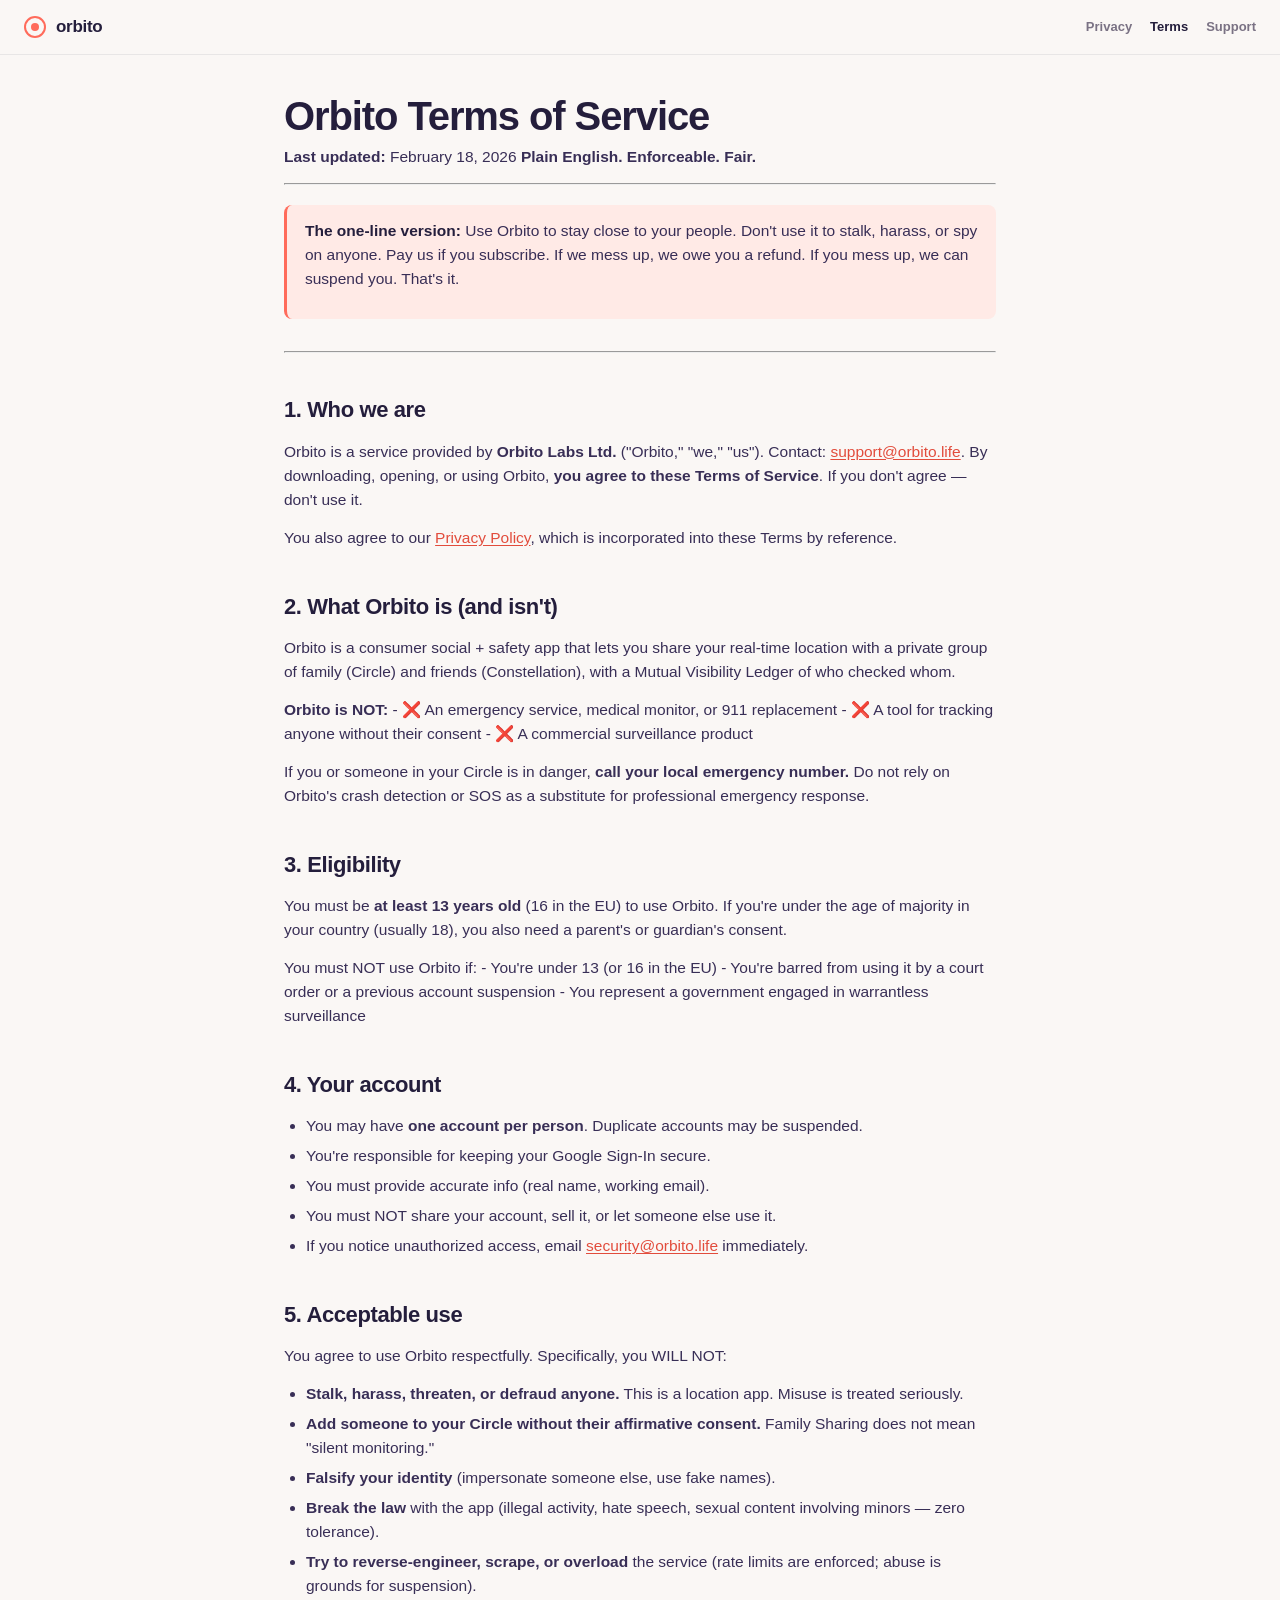
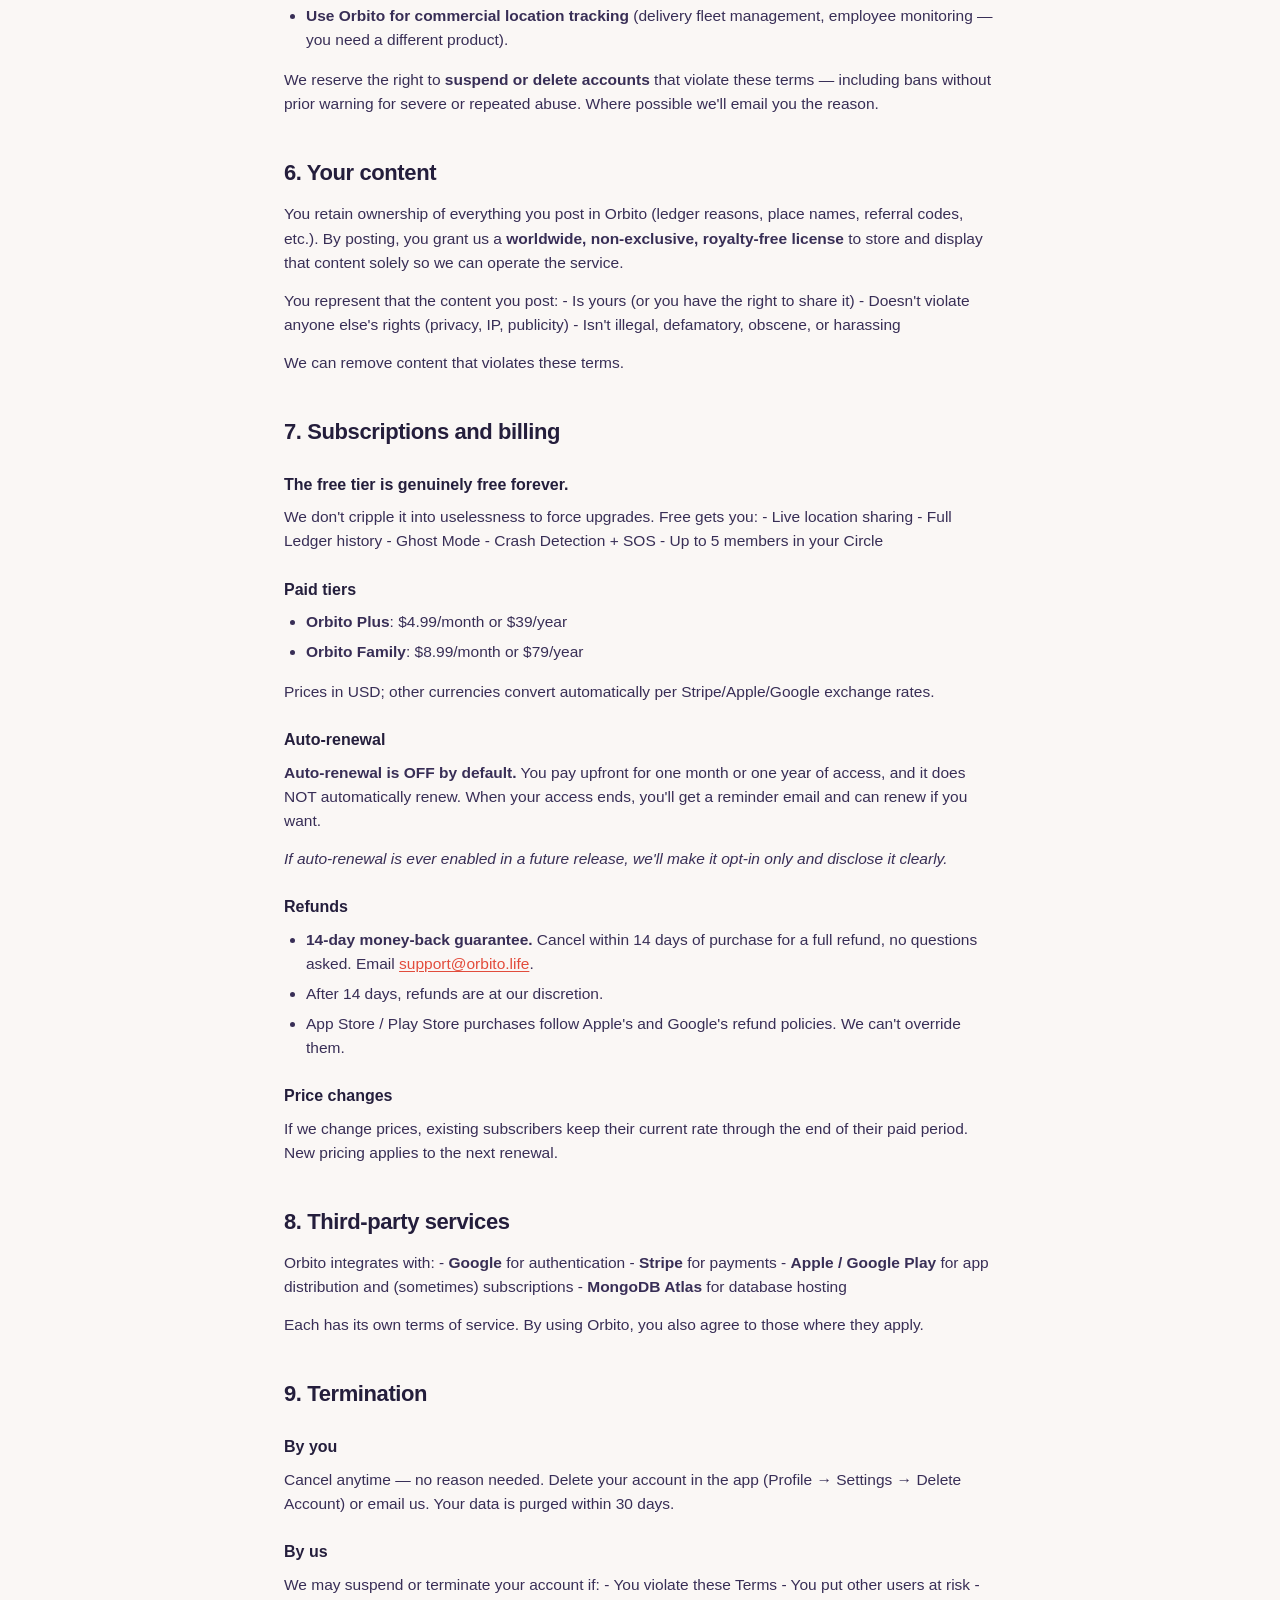
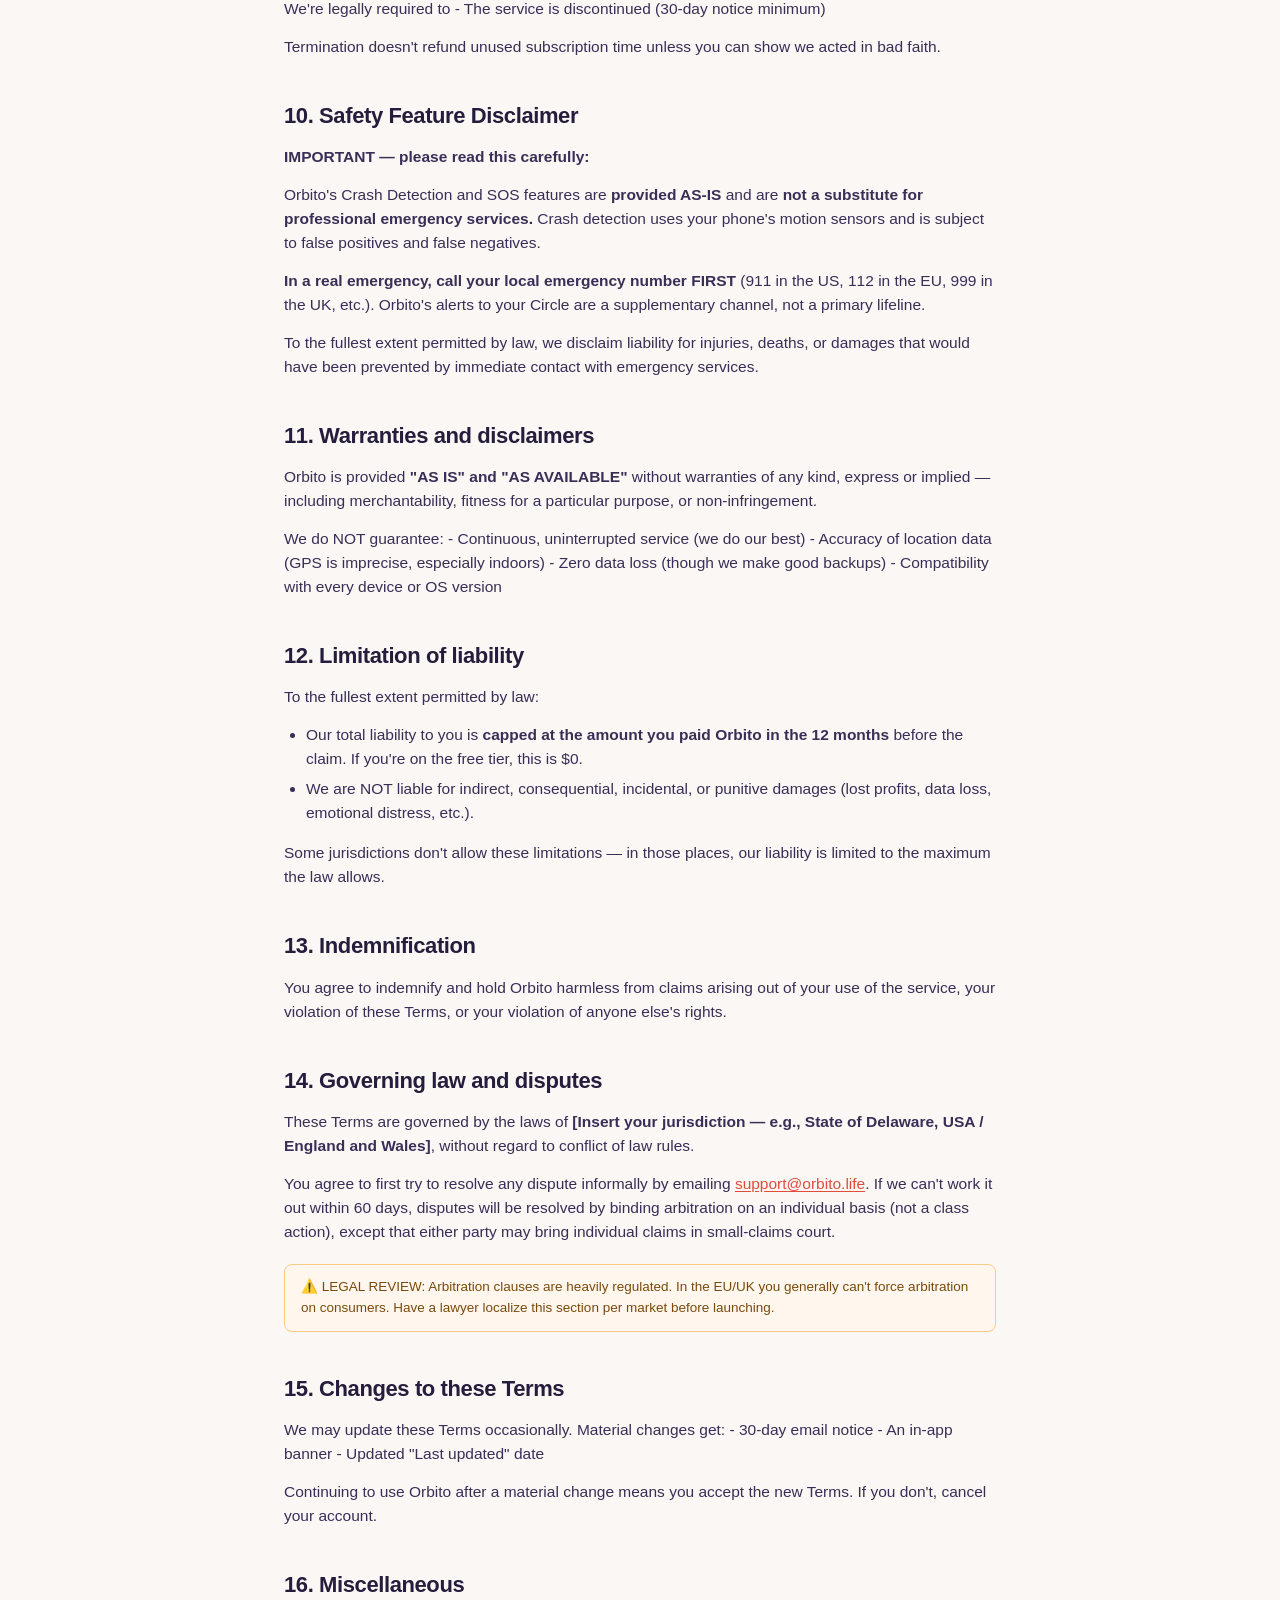
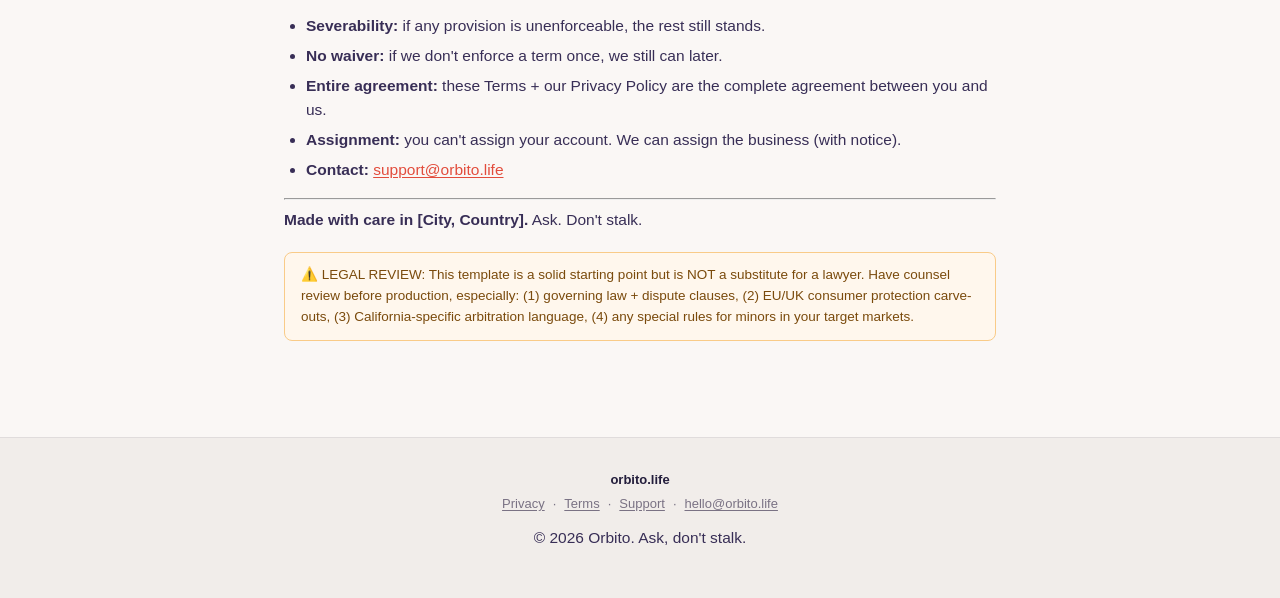
<file: terms.html>
<!DOCTYPE html>
<html lang="en">
<head>
<meta charset="UTF-8">
<meta name="viewport" content="width=device-width, initial-scale=1.0">
<title>Orbito — Terms of Service</title>
<meta name="description" content="Orbito's Terms of Service — fair rules, 14-day refund, no dark patterns.">
<meta property="og:title" content="Orbito — Terms of Service">
<meta property="og:site_name" content="Orbito">
<meta property="og:url" content="https://orbito.life/terms">
<link rel="stylesheet" href="styles.css">
</head>
<body>
<nav class="nav">
  <a class="brand" href="/"><span class="brand-orb"></span><span class="brand-name">orbito</span></a>
  <div class="nav-links">
    <a href="/privacy" class="">Privacy</a>
    <a href="/terms" class="active">Terms</a>
    <a href="/support" class="">Support</a>
  </div>
</nav>
<main>
<h1>Orbito Terms of Service</h1>
<p><strong>Last updated:</strong> February 18, 2026
<strong>Plain English. Enforceable. Fair.</strong></p>
<hr />
<div class="tldr"><p><strong>The one-line version:</strong> Use Orbito to stay close to your people. Don't use it to stalk, harass, or spy on anyone. Pay us if you subscribe. If we mess up, we owe you a refund. If you mess up, we can suspend you. That's it.</p></div>
<hr />
<h2>1. Who we are</h2>
<p>Orbito is a service provided by <strong>Orbito Labs Ltd.</strong> ("Orbito," "we," "us"). Contact: <a href="mailto:support@orbito.life">support@orbito.life</a>. By downloading, opening, or using Orbito, <strong>you agree to these Terms of Service</strong>. If you don't agree — don't use it.</p>
<p>You also agree to our <a href="https://orbito.life/privacy">Privacy Policy</a>, which is incorporated into these Terms by reference.</p>
<h2>2. What Orbito is (and isn't)</h2>
<p>Orbito is a consumer social + safety app that lets you share your real-time location with a private group of family (Circle) and friends (Constellation), with a Mutual Visibility Ledger of who checked whom.</p>
<p><strong>Orbito is NOT:</strong>
- ❌ An emergency service, medical monitor, or 911 replacement
- ❌ A tool for tracking anyone without their consent
- ❌ A commercial surveillance product</p>
<p>If you or someone in your Circle is in danger, <strong>call your local emergency number.</strong> Do not rely on Orbito's crash detection or SOS as a substitute for professional emergency response.</p>
<h2>3. Eligibility</h2>
<p>You must be <strong>at least 13 years old</strong> (16 in the EU) to use Orbito. If you're under the age of majority in your country (usually 18), you also need a parent's or guardian's consent.</p>
<p>You must NOT use Orbito if:
- You're under 13 (or 16 in the EU)
- You're barred from using it by a court order or a previous account suspension
- You represent a government engaged in warrantless surveillance</p>
<h2>4. Your account</h2>
<ul>
<li>You may have <strong>one account per person</strong>. Duplicate accounts may be suspended.</li>
<li>You're responsible for keeping your Google Sign-In secure.</li>
<li>You must provide accurate info (real name, working email).</li>
<li>You must NOT share your account, sell it, or let someone else use it.</li>
<li>If you notice unauthorized access, email <a href="mailto:security@orbito.life">security@orbito.life</a> immediately.</li>
</ul>
<h2>5. Acceptable use</h2>
<p>You agree to use Orbito respectfully. Specifically, you WILL NOT:</p>
<ul>
<li><strong>Stalk, harass, threaten, or defraud anyone.</strong> This is a location app. Misuse is treated seriously.</li>
<li><strong>Add someone to your Circle without their affirmative consent.</strong> Family Sharing does not mean "silent monitoring."</li>
<li><strong>Falsify your identity</strong> (impersonate someone else, use fake names).</li>
<li><strong>Break the law</strong> with the app (illegal activity, hate speech, sexual content involving minors — zero tolerance).</li>
<li><strong>Try to reverse-engineer, scrape, or overload</strong> the service (rate limits are enforced; abuse is grounds for suspension).</li>
<li><strong>Use Orbito for commercial location tracking</strong> (delivery fleet management, employee monitoring — you need a different product).</li>
</ul>
<p>We reserve the right to <strong>suspend or delete accounts</strong> that violate these terms — including bans without prior warning for severe or repeated abuse. Where possible we'll email you the reason.</p>
<h2>6. Your content</h2>
<p>You retain ownership of everything you post in Orbito (ledger reasons, place names, referral codes, etc.). By posting, you grant us a <strong>worldwide, non-exclusive, royalty-free license</strong> to store and display that content solely so we can operate the service.</p>
<p>You represent that the content you post:
- Is yours (or you have the right to share it)
- Doesn't violate anyone else's rights (privacy, IP, publicity)
- Isn't illegal, defamatory, obscene, or harassing</p>
<p>We can remove content that violates these terms.</p>
<h2>7. Subscriptions and billing</h2>
<h3>The free tier is genuinely free forever.</h3>
<p>We don't cripple it into uselessness to force upgrades. Free gets you:
- Live location sharing
- Full Ledger history
- Ghost Mode
- Crash Detection + SOS
- Up to 5 members in your Circle</p>
<h3>Paid tiers</h3>
<ul>
<li><strong>Orbito Plus</strong>: $4.99/month or $39/year</li>
<li><strong>Orbito Family</strong>: $8.99/month or $79/year</li>
</ul>
<p>Prices in USD; other currencies convert automatically per Stripe/Apple/Google exchange rates.</p>
<h3>Auto-renewal</h3>
<p><strong>Auto-renewal is OFF by default.</strong> You pay upfront for one month or one year of access, and it does NOT automatically renew. When your access ends, you'll get a reminder email and can renew if you want.</p>
<p><em>If auto-renewal is ever enabled in a future release, we'll make it opt-in only and disclose it clearly.</em></p>
<h3>Refunds</h3>
<ul>
<li><strong>14-day money-back guarantee.</strong> Cancel within 14 days of purchase for a full refund, no questions asked. Email <a href="mailto:support@orbito.life">support@orbito.life</a>.</li>
<li>After 14 days, refunds are at our discretion.</li>
<li>App Store / Play Store purchases follow Apple's and Google's refund policies. We can't override them.</li>
</ul>
<h3>Price changes</h3>
<p>If we change prices, existing subscribers keep their current rate through the end of their paid period. New pricing applies to the next renewal.</p>
<h2>8. Third-party services</h2>
<p>Orbito integrates with:
- <strong>Google</strong> for authentication
- <strong>Stripe</strong> for payments
- <strong>Apple / Google Play</strong> for app distribution and (sometimes) subscriptions
- <strong>MongoDB Atlas</strong> for database hosting</p>
<p>Each has its own terms of service. By using Orbito, you also agree to those where they apply.</p>
<h2>9. Termination</h2>
<h3>By you</h3>
<p>Cancel anytime — no reason needed. Delete your account in the app (Profile → Settings → Delete Account) or email us. Your data is purged within 30 days.</p>
<h3>By us</h3>
<p>We may suspend or terminate your account if:
- You violate these Terms
- You put other users at risk
- We're legally required to
- The service is discontinued (30-day notice minimum)</p>
<p>Termination doesn't refund unused subscription time unless you can show we acted in bad faith.</p>
<h2>10. Safety Feature Disclaimer</h2>
<p><strong>IMPORTANT — please read this carefully:</strong></p>
<p>Orbito's Crash Detection and SOS features are <strong>provided AS-IS</strong> and are <strong>not a substitute for professional emergency services.</strong> Crash detection uses your phone's motion sensors and is subject to false positives and false negatives.</p>
<p><strong>In a real emergency, call your local emergency number FIRST</strong> (911 in the US, 112 in the EU, 999 in the UK, etc.). Orbito's alerts to your Circle are a supplementary channel, not a primary lifeline.</p>
<p>To the fullest extent permitted by law, we disclaim liability for injuries, deaths, or damages that would have been prevented by immediate contact with emergency services.</p>
<h2>11. Warranties and disclaimers</h2>
<p>Orbito is provided <strong>"AS IS" and "AS AVAILABLE"</strong> without warranties of any kind, express or implied — including merchantability, fitness for a particular purpose, or non-infringement.</p>
<p>We do NOT guarantee:
- Continuous, uninterrupted service (we do our best)
- Accuracy of location data (GPS is imprecise, especially indoors)
- Zero data loss (though we make good backups)
- Compatibility with every device or OS version</p>
<h2>12. Limitation of liability</h2>
<p>To the fullest extent permitted by law:</p>
<ul>
<li>Our total liability to you is <strong>capped at the amount you paid Orbito in the 12 months</strong> before the claim. If you're on the free tier, this is $0.</li>
<li>We are NOT liable for indirect, consequential, incidental, or punitive damages (lost profits, data loss, emotional distress, etc.).</li>
</ul>
<p>Some jurisdictions don't allow these limitations — in those places, our liability is limited to the maximum the law allows.</p>
<h2>13. Indemnification</h2>
<p>You agree to indemnify and hold Orbito harmless from claims arising out of your use of the service, your violation of these Terms, or your violation of anyone else's rights.</p>
<h2>14. Governing law and disputes</h2>
<p>These Terms are governed by the laws of <strong>[Insert your jurisdiction — e.g., State of Delaware, USA / England and Wales]</strong>, without regard to conflict of law rules.</p>
<p>You agree to first try to resolve any dispute informally by emailing <a href="mailto:support@orbito.life">support@orbito.life</a>. If we can't work it out within 60 days, disputes will be resolved by binding arbitration on an individual basis (not a class action), except that either party may bring individual claims in small-claims court.</p>
<div class="warn">⚠️ LEGAL REVIEW: Arbitration clauses are heavily regulated. In the EU/UK you generally can't force arbitration on consumers. Have a lawyer localize this section per market before launching.</div>
<h2>15. Changes to these Terms</h2>
<p>We may update these Terms occasionally. Material changes get:
- 30-day email notice
- An in-app banner
- Updated "Last updated" date</p>
<p>Continuing to use Orbito after a material change means you accept the new Terms. If you don't, cancel your account.</p>
<h2>16. Miscellaneous</h2>
<ul>
<li><strong>Severability:</strong> if any provision is unenforceable, the rest still stands.</li>
<li><strong>No waiver:</strong> if we don't enforce a term once, we still can later.</li>
<li><strong>Entire agreement:</strong> these Terms + our Privacy Policy are the complete agreement between you and us.</li>
<li><strong>Assignment:</strong> you can't assign your account. We can assign the business (with notice).</li>
<li><strong>Contact:</strong> <a href="mailto:support@orbito.life">support@orbito.life</a></li>
</ul>
<hr />
<p><strong>Made with care in [City, Country].</strong>
Ask. Don't stalk.</p>
<div class="warn">⚠️ LEGAL REVIEW: This template is a solid starting point but is NOT a substitute for a lawyer. Have counsel review before production, especially: (1) governing law + dispute clauses, (2) EU/UK consumer protection carve-outs, (3) California-specific arbitration language, (4) any special rules for minors in your target markets.</div>
</main>
<footer>
  <span class="brand-line">orbito.life</span>
  <a href="/privacy">Privacy</a>·<a href="/terms">Terms</a>·<a href="/support">Support</a>·<a href="mailto:hello@orbito.life">hello@orbito.life</a>
  <p style="margin: 12px 0 0;">© 2026 Orbito. Ask, don't stalk.</p>
</footer>
</body>
</html>
</file>
<file: styles.css>
:root {
  --coral: #FF6B5B;
  --coral-dark: #E24C3C;
  --coral-tint: #FFEAE6;
  --ink: #241E3C;
  --warm-gray: #7A7284;
  --surface: #FAF7F5;
  --surface-2: #F1EDEA;
  --border: rgba(36,30,60,0.08);
  --danger: #E24C3C;
  --font: -apple-system, BlinkMacSystemFont, 'Inter', 'Segoe UI', Roboto, Helvetica, Arial, sans-serif;
}
* { box-sizing: border-box; }
html, body { margin: 0; padding: 0; font-family: var(--font); color: var(--ink); background: var(--surface); line-height: 1.55; }
body { -webkit-font-smoothing: antialiased; }
a { color: var(--coral-dark); text-decoration: underline; text-underline-offset: 2px; }
a:hover { color: var(--coral); }

/* Nav */
.nav {
  position: sticky; top: 0; z-index: 10;
  display: flex; align-items: center; justify-content: space-between;
  padding: 14px 24px; background: var(--surface);
  border-bottom: 1px solid var(--border);
  backdrop-filter: saturate(140%) blur(6px);
}
.brand { display: flex; align-items: center; gap: 10px; text-decoration: none; color: var(--ink); }
.brand-orb { width: 22px; height: 22px; border-radius: 50%; border: 2px solid var(--coral); position: relative; }
.brand-orb::after { content: ''; position: absolute; inset: 5px; background: var(--coral); border-radius: 50%; }
.brand-name { font-weight: 900; letter-spacing: -0.3px; font-size: 17px; }
.nav-links { display: flex; gap: 18px; }
.nav-links a { font-size: 13px; font-weight: 700; text-decoration: none; color: var(--warm-gray); }
.nav-links a.active, .nav-links a:hover { color: var(--ink); }

/* Layout */
main {
  max-width: 760px; margin: 40px auto 96px;
  padding: 0 24px;
}
.eyebrow {
  color: var(--coral-dark); font-weight: 800; letter-spacing: 1.5px; font-size: 11px;
  text-transform: uppercase; margin: 0 0 8px;
}
h1 { font-size: 40px; letter-spacing: -1.1px; margin: 0 0 8px; font-weight: 900; line-height: 1.05; }
h2 { font-size: 22px; letter-spacing: -0.4px; margin: 40px 0 12px; font-weight: 800; }
h3 { font-size: 16px; margin: 24px 0 8px; font-weight: 800; }
p, li { font-size: 15.5px; color: #382E56; }
p { margin: 0 0 14px; }
ul, ol { padding-left: 22px; margin: 0 0 16px; }
li { margin-bottom: 6px; }
.updated { color: var(--warm-gray); font-size: 13px; margin-top: 0; }
.tldr {
  background: var(--coral-tint); border-left: 3px solid var(--coral);
  padding: 14px 18px; border-radius: 8px; margin: 20px 0 32px;
  font-size: 15px;
}
.tldr strong { color: var(--ink); }

/* Table */
table { width: 100%; border-collapse: collapse; margin: 16px 0; font-size: 14px; }
th, td { padding: 10px 12px; text-align: left; border-bottom: 1px solid var(--border); }
th { background: var(--surface-2); font-weight: 800; font-size: 13px; }

/* Callouts */
.warn {
  background: #FFF7ED; border: 1px solid #F9CB88; color: #7A4A0C;
  padding: 12px 16px; border-radius: 8px; font-size: 13.5px; margin: 20px 0;
}

/* Footer */
footer {
  padding: 32px 24px 48px; text-align: center;
  border-top: 1px solid var(--border); background: var(--surface-2);
  font-size: 13px; color: var(--warm-gray);
}
footer a { color: var(--warm-gray); margin: 0 8px; }
footer .brand-line { color: var(--ink); font-weight: 800; margin-bottom: 4px; display: block; }

/* Hero (index page) */
.hero { text-align: center; padding: 80px 24px 60px; }
.hero h1 { font-size: 56px; letter-spacing: -1.6px; }
.hero-sub { font-size: 18px; color: var(--warm-gray); max-width: 560px; margin: 12px auto 32px; }
.hero-orb { width: 96px; height: 96px; border-radius: 50%; background: var(--coral); margin: 0 auto 32px; box-shadow: 0 20px 40px rgba(255,107,91,0.35); position: relative; }
.hero-orb::before, .hero-orb::after {
  content: ''; position: absolute; border-radius: 50%; border: 2px solid var(--coral);
  animation: pulse 2.4s ease-in-out infinite;
}
.hero-orb::before { inset: -20px; opacity: 0.5; }
.hero-orb::after { inset: -44px; opacity: 0.25; animation-delay: 0.4s; }
@keyframes pulse { 0%, 100% { transform: scale(1); opacity: 0.5; } 50% { transform: scale(1.08); opacity: 0.15; } }

.cards { display: grid; grid-template-columns: repeat(auto-fit, minmax(220px, 1fr)); gap: 16px; max-width: 720px; margin: 0 auto; }
.card {
  background: white; border: 1px solid var(--border); border-radius: 14px;
  padding: 24px; text-decoration: none; color: var(--ink); transition: transform 0.15s, box-shadow 0.15s;
  box-shadow: 0 6px 16px rgba(36,30,60,0.05);
}
.card:hover { transform: translateY(-3px); box-shadow: 0 12px 24px rgba(36,30,60,0.12); }
.card-emoji { font-size: 32px; margin-bottom: 12px; }
.card h3 { margin: 0 0 6px; font-size: 17px; }
.card p { margin: 0; color: var(--warm-gray); font-size: 13.5px; }

@media (max-width: 640px) {
  .hero { padding: 56px 20px 40px; }
  .hero h1 { font-size: 40px; }
  h1 { font-size: 32px; }
  main { margin: 28px auto 64px; }
}
</file>
